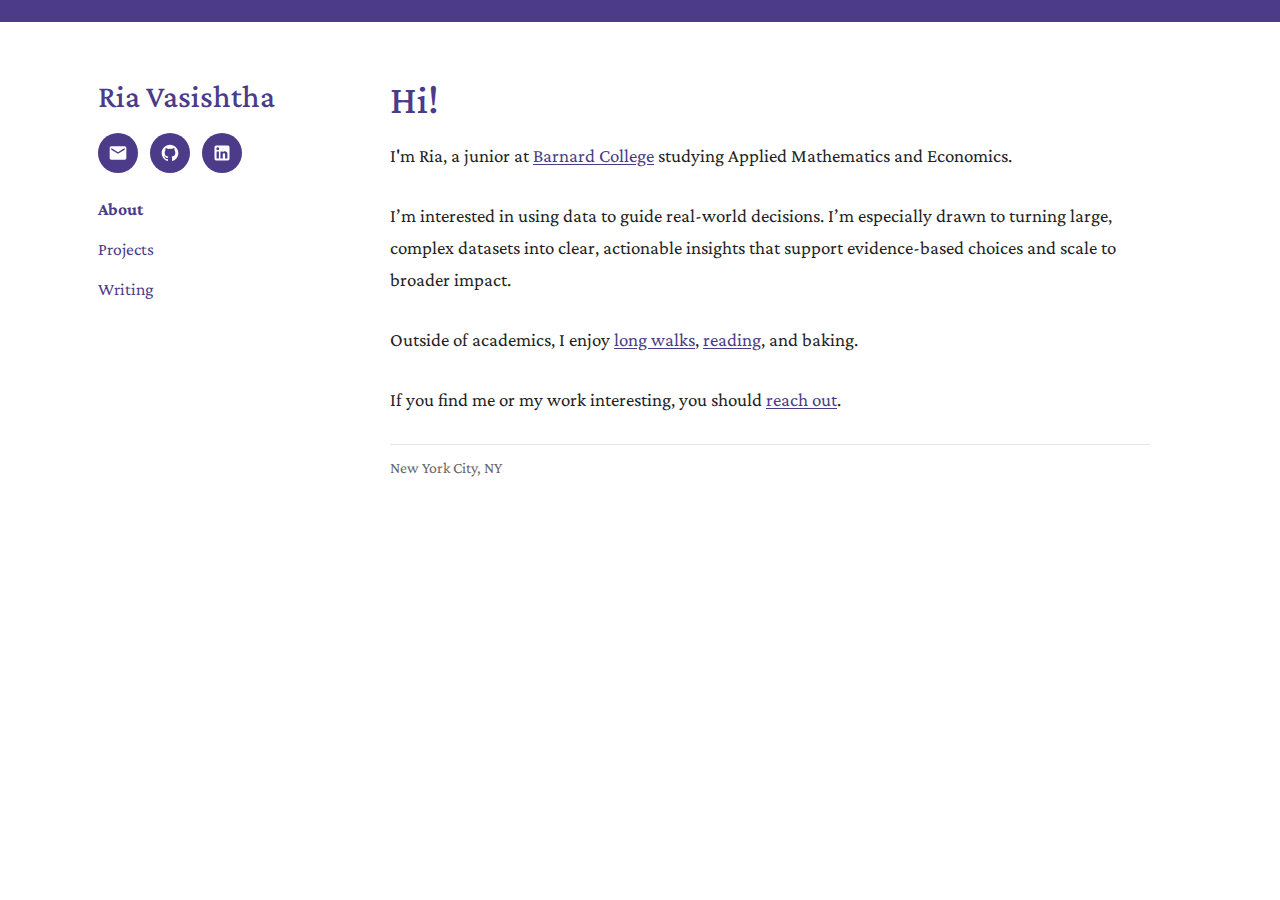
<file: index.html>
<!DOCTYPE html>
<html lang="en">
<head>
    <meta charset="UTF-8">
    <meta name="viewport" content="width=device-width, initial-scale=1.0">
    <title>Ria Vasishtha — About</title>
    <link rel="stylesheet" href="style.css">
</head>
<body>
    <div class="container">
        <aside class="sidebar">
            <h1 class="name">Ria Vasishtha</h1>

            <div class="links">
                <a href="mailto:rv2529@barnard.edu" class="icon-link">
                    <svg xmlns="http://www.w3.org/2000/svg" viewBox="0 0 24 24">
                        <path d="M20 4H4c-1.1 0-2 .9-2 2v12c0 1.1.9 2 2 2h16c1.1 0 2-.9 2-2V6c0-1.1-.9-2-2-2zm0 4l-8 5-8-5V6l8 5 8-5v2z"/>
                    </svg>
                </a>
                <a href="https://github.com/riavasishtha" class="icon-link">
                    <svg xmlns="http://www.w3.org/2000/svg" viewBox="0 0 24 24">
                        <path d="M12 2C6.477 2 2 6.477 2 12c0 4.42 2.865 8.17 6.839 9.49.5.092.682-.217.682-.482 0-.237-.008-.866-.013-1.7-2.782.603-3.369-1.34-3.369-1.34-.454-1.156-1.11-1.463-1.11-1.463-.908-.62.069-.608.069-.608 1.003.07 1.531 1.03 1.531 1.03.892 1.529 2.341 1.087 2.91.831.092-.646.35-1.086.636-1.336-2.22-.253-4.555-1.11-4.555-4.943 0-1.091.39-1.984 1.029-2.683-.103-.253-.446-1.27.098-2.647 0 0 .84-.269 2.75 1.025A9.578 9.578 0 0112 6.836c.85.004 1.705.114 2.504.336 1.909-1.294 2.747-1.025 2.747-1.025.546 1.377.203 2.394.1 2.647.64.699 1.028 1.592 1.028 2.683 0 3.842-2.339 4.687-4.566 4.935.359.309.678.919.678 1.852 0 1.336-.012 2.415-.012 2.743 0 .267.18.578.688.48C19.138 20.167 22 16.418 22 12c0-5.523-4.477-10-10-10z"/>
                    </svg>
                </a>
                <a href="https://www.linkedin.com/in/ria-vasishtha" class="icon-link">
                    <svg xmlns="http://www.w3.org/2000/svg" viewBox="0 0 24 24">
                        <path d="M19 3a2 2 0 0 1 2 2v14a2 2 0 0 1-2 2H5a2 2 0 0 1-2-2V5a2 2 0 0 1 2-2h14m-.5 15.5v-5.3a3.26 3.26 0 0 0-3.26-3.26c-.85 0-1.84.52-2.32 1.3v-1.11h-2.79v8.37h2.79v-4.93c0-.77.62-1.4 1.39-1.4a1.4 1.4 0 0 1 1.4 1.4v4.93h2.79M6.88 8.56a1.68 1.68 0 0 0 1.68-1.68c0-.93-.75-1.69-1.68-1.69a1.69 1.69 0 0 0-1.69 1.69c0 .93.76 1.68 1.69 1.68m1.39 9.94v-8.37H5.5v8.37h2.77z"/>
                    </svg>
                </a>
            </div>

            <nav class="nav-links">
    <a class="current" href="index.html">About</a>
    <a href="projects.html">Projects</a>
    <a href="writing-portfolio.html">Writing</a>
</nav>


        </aside>

        <main class="content">
            <h2 class="section-title">Hi!</h2>
            <p class="about-blurb">
I'm Ria, a junior at <a href="https://barnard.edu/" class="highlight">Barnard College</a> studying Applied Mathematics and Economics.
<p class="about-blurb">
    I’m interested in using data to guide real-world decisions. I’m especially drawn to turning large, complex datasets into clear, actionable insights that support evidence-based choices and scale to broader impact.
</p>

<p class="about-blurb">
    Outside of academics, I enjoy  
    <a href="https://www.strava.com/athletes/160363954?utm_source=ios_share&utm_medium=social&share_sig=5507B1F61764902572&_branch_match_id=1525157412405587431&_branch_referrer=H4sIAAAAAAAAA8soKSkottLXLy4pSixL1EssKNDLyczL1i8rcTFyz%2FOwCIhMsq8rSk1LLSrKzEuPTyrKLy9OLbJ1zijKz00FAH8j1p09AAAA" 
        target="_blank" class="highlight">long walks</a>, 
 <a class="highlight reading-tooltip"
       data-current="Currently reading: The Woman Reader (Belinda Jack)">reading</a>, 
    and baking.
</p>

            <p class="about-blurb">
                If you find me or my work interesting, you should <a href="mailto:rv2529@barnard.edu" class="highlight">reach out</a>.
            </p>
            
            <div class="footer-info">
                <span>New York City, NY</span>
            </div>
        </main>

        
    </div>

    
</body>
</html>
</file>
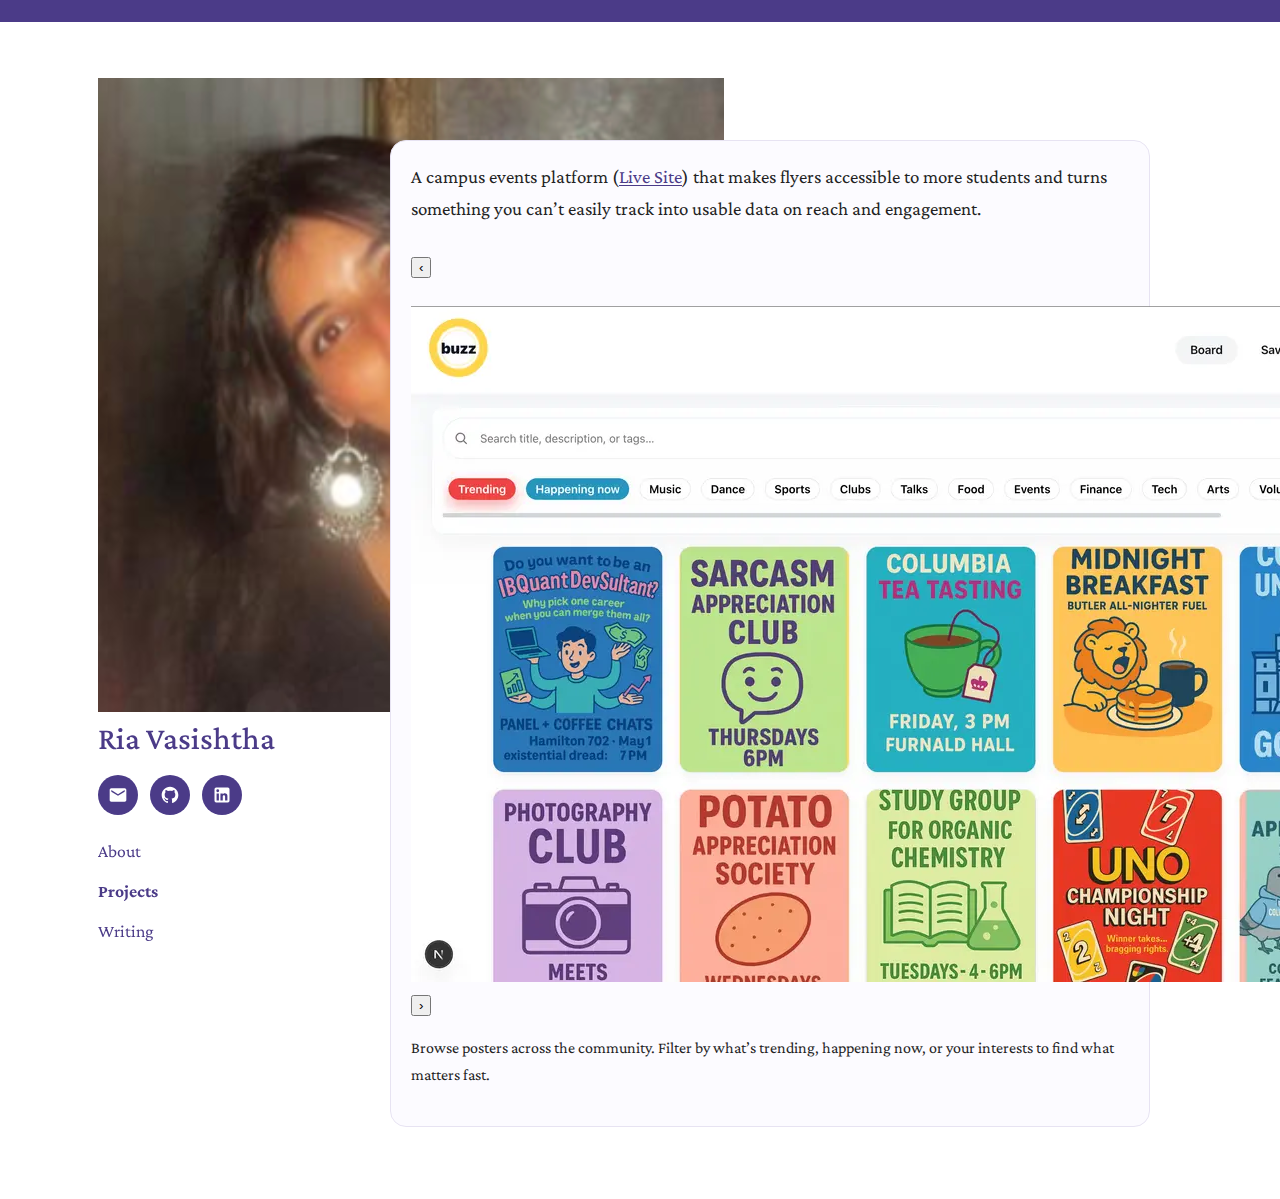
<file: project-buzz.html>
<!DOCTYPE html>
<html lang="en">
<head>
    <meta charset="UTF-8">
    <meta name="viewport" content="width=device-width, initial-scale=1.0">
    <title>Ria Vasishtha — buzz @ Columbia</title>
    <link rel="stylesheet" href="style.css">
</head>

<body>
    <div class="container">

        <!-- sidebar -->
        <aside class="sidebar">
            <img src="headshot.png" class="profile-img" alt="Profile photo">
            <h1 class="name">Ria Vasishtha</h1>

            <div class="links">
                <a href="mailto:rv2529@barnard.edu" class="icon-link">
                    <svg xmlns="http://www.w3.org/2000/svg" viewBox="0 0 24 24">
                        <path d="M20 4H4c-1.1 0-2 .9-2 2v12c0 1.1.9 2 2 2h16c1.1 0 2-.9 2-2V6c0-1.1-.9-2-2-2zm0 4l-8 5-8-5V6l8 5 8-5v2z"/>
                    </svg>
                </a>
                <a href="https://github.com/riavasishtha" class="icon-link">
                    <svg xmlns="http://www.w3.org/2000/svg" viewBox="0 0 24 24">
                        <path d="M12 2C6.477 2 2 6.477 2 12c0 4.42 2.865 8.17 6.839 9.49.5.092.682-.217.682-.482 0-.237-.008-.866-.013-1.7-2.782.603-3.369-1.34-3.369-1.34-.454-1.156-1.11-1.463-1.11-1.463-.908-.62.069-.608.069-.608 1.003.07 1.531 1.03 1.531 1.03.892 1.529 2.341 1.087 2.91.831.092-.646.35-1.086.636-1.336-2.22-.253-4.555-1.11-4.555-4.943 0-1.091.39-1.984 1.029-2.683-.103-.253-.446-1.27.098-2.647 0 0 .84-.269 2.75 1.025A9.578 9.578 0 0112 6.836c.85.004 1.705.114 2.504.336 1.909-1.294 2.747-1.025 2.747-1.025.546 1.377.203 2.394.1 2.647.64.699 1.028 1.592 1.028 2.683 0 3.842-2.339 4.687-4.566 4.935.359.309.678.919.678 1.852 0 1.336-.012 2.415-.012 2.743 0 .267.18.578.688.48C19.138 20.167 22 16.418 22 12c0-5.523-4.477-10-10-10z"/>
                    </svg>
                </a>
                <a href="https://www.linkedin.com/in/ria-vasishtha" class="icon-link">
                    <svg xmlns="http://www.w3.org/2000/svg" viewBox="0 0 24 24">
                        <path d="M19 3a2 2 0 0 1 2 2v14a2 2 0 0 1-2 2H5a2 2 0 0 1-2-2V5a2 2 0 0 1 2-2h14m-.5 15.5v-5.3a3.26 3.26 0 0 0-3.26-3.26c-.85 0-1.84.52-2.32 1.3v-1.11h-2.79v8.37h2.79v-4.93c0-.77.62-1.4 1.39-1.4a1.4 1.4 0 0 1 1.4 1.4v4.93h2.79M6.88 8.56a1.68 1.68 0 0 0 1.68-1.68c0-.93-.75-1.69-1.68-1.69a1.69 1.69 0 0 0-1.69 1.69c0 .93.76 1.68 1.69 1.68m1.39 9.94v-8.37H5.5v8.37h2.77z"/>
                    </svg>
                </a>
            </div>

            <nav class="nav-links">
    <a href="index.html">About</a>
    <a class="current" href="projects.html">Projects</a>
    <a href="writing-portfolio.html">Writing</a>
</nav>

        </aside>

              <!-- MAIN CONTENT -->
        <main class="content">
            <h2 class="section-title">buzz @ columbia</h2>

            <section class="project-detail">
                <div class="project-text">
                    <p class="about-blurb">
                        A campus events platform (<a href="https://buzz-on-campus.vercel.app"
           target="_blank" rel="noopener noreferrer" class="highlight">Live Site</a>) that makes flyers accessible to more students and turns something you can’t easily track into usable data on reach and engagement. 
                    </p>

                    <!-- <div class="project-links">
                        <a href="https://buzz-on-campus.vercel.app"
                           target="_blank"
                           class="button-link">
                            Live site
                        </a>
                    </div> -->
                </div>


                <!-- CAROUSEL -->
<div class="project-media">
  <div class="buzz-carousel">
    <button class="buzz-btn buzz-prev">&#8249;</button>

    <img
      id="buzz-slide"
      src="images/buzz1.png"
      alt="Buzz screenshot"
    >

    <button class="buzz-btn buzz-next">&#8250;</button>
  </div>

  <!-- caption goes under the carousel -->
  <p id="buzz-caption" class="buzz-caption"></p>
</div>

            </section>
        </main>
    </div>

    <!-- ✅ ONLY script reference (nothing in head) -->
    <script src="script.js"></script>
</body>
</html>
</file>
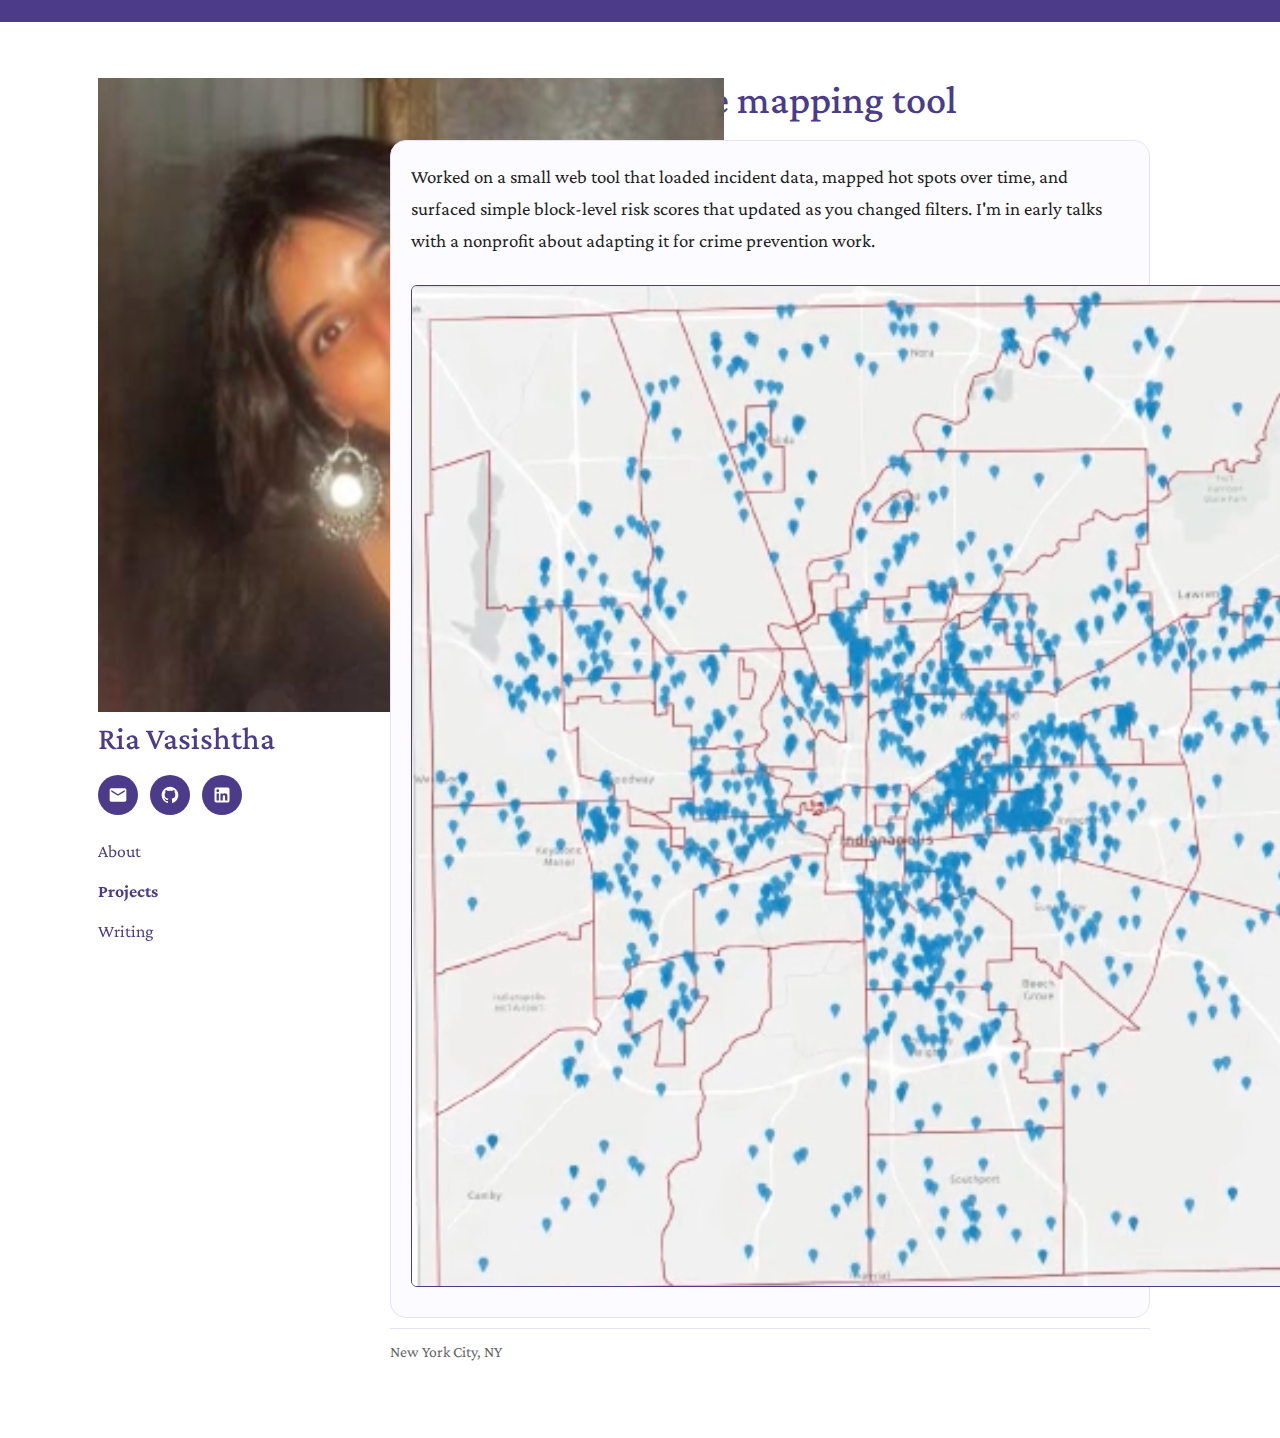
<file: project-policing.html>
<!DOCTYPE html>
<html lang="en">
<head>
    <meta charset="UTF-8">
    <meta name="viewport" content="width=device-width, initial-scale=1.0">
    <title>Ria Vasishtha — Crime mapping tool</title>
    <link rel="stylesheet" href="style.css">
</head>
<body>
    <div class="container">

        <!-- SIDEBAR (same as other pages) -->
        <aside class="sidebar">
            <img src="headshot.png" class="profile-img" alt="Profile photo">
            <h1 class="name">Ria Vasishtha</h1>

            <div class="links">
                <a href="mailto:rv2529@barnard.edu" class="icon-link">
                    <svg xmlns="http://www.w3.org/2000/svg" viewBox="0 0 24 24">
                        <path d="M20 4H4c-1.1 0-2 .9-2 2v12c0 1.1.9 2 2 2h16c1.1 0 2-.9 2-2V6c0-1.1-.9-2-2-2zm0 4l-8 5-8-5V6l8 5 8-5v2z"/>
                    </svg>
                </a>
                <a href="https://github.com/riavasishtha" class="icon-link">
                    <svg xmlns="http://www.w3.org/2000/svg" viewBox="0 0 24 24">
                        <path d="M12 2C6.477 2 2 6.477 2 12c0 4.42 2.865 8.17 6.839 9.49.5.092.682-.217.682-.482 0-.237-.008-.866-.013-1.7-2.782.603-3.369-1.34-3.369-1.34-.454-1.156-1.11-1.463-1.11-1.463-.908-.62.069-.608.069-.608 1.003.07 1.531 1.03 1.531 1.03.892 1.529 2.341 1.087 2.91.831.092-.646.35-1.086.636-1.336-2.22-.253-4.555-1.11-4.555-4.943 0-1.091.39-1.984 1.029-2.683-.103-.253-.446-1.27.098-2.647 0 0 .84-.269 2.75 1.025A9.578 9.578 0 0112 6.836c.85.004 1.705.114 2.504.336 1.909-1.294 2.747-1.025 2.747-1.025.546 1.377.203 2.394.1 2.647.64.699 1.028 1.592 1.028 2.683 0 3.842-2.339 4.687-4.566 4.935.359.309.678.919.678 1.852 0 1.336-.012 2.415-.012 2.743 0 .267.18.578.688.48C19.138 20.167 22 16.418 22 12c0-5.523-4.477-10-10-10z"/>
                    </svg>
                </a>
                <a href="https://www.linkedin.com/in/ria-vasishtha" class="icon-link">
                    <svg xmlns="http://www.w3.org/2000/svg" viewBox="0 0 24 24">
                        <path d="M19 3a2 2 0 0 1 2 2v14a2 2 0 0 1-2 2H5a2 2 0 0 1-2-2V5a2 2 0 0 1 2-2h14m-.5 15.5v-5.3a3.26 3.26 0 0 0-3.26-3.26c-.85 0-1.84.52-2.32 1.3v-1.11h-2.79v8.37h2.79v-4.93c0-.77.62-1.4 1.39-1.4a1.4 1.4 0 0 1 1.4 1.4v4.93h2.79M6.88 8.56a1.68 1.68 0 0 0 1.68-1.68c0-.93-.75-1.69-1.68-1.69a1.69 1.69 0 0 0-1.69 1.69c0 .93.76 1.68 1.69 1.68m1.39 9.94v-8.37H5.5v8.37h2.77z"/>
                    </svg>
                </a>
            </div>

            <nav class="nav-links">
                <a href="index.html">About</a>
                <a class="current" href="projects.html">Projects</a>
                <a href="writing-portfolio.html">Writing</a>
            </nav>
        </aside>

<main class="content">
    <h2 class="section-title">Neighborhood crime mapping tool</h2>

    <section class="project-detail">
        <div class="project-text">

            <p class="about-blurb">
                Worked on a small web tool that loaded incident data, mapped hot spots over time, and surfaced simple block-level risk scores that updated as you changed filters. I'm in early talks with a nonprofit about adapting it for crime prevention work.
            </p>
        </div>

        <div class="project-media">
            <img src="images/arcgis2.png"
                 alt="Code for a browser-based crime mapping tool"
                 class="story-list-image"
                 style="border: 1.5px solid #4B3B88; border-radius: 6px;">
        </div>
    </section>

    <div class="footer-info">
        <span>New York City, NY</span>
    </div>
</main>

</body>
</html>
</file>
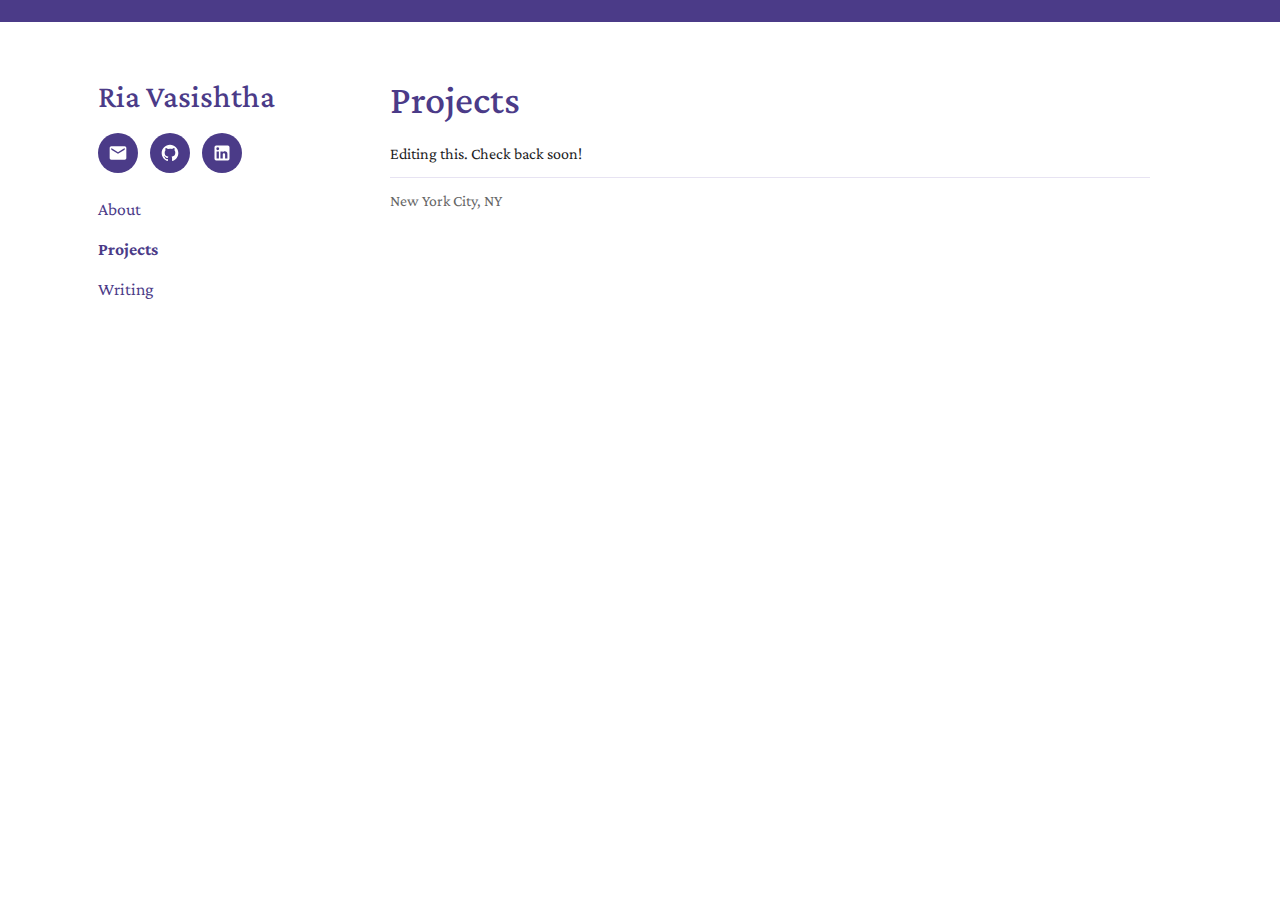
<file: projects.html>
<!DOCTYPE html>
<html lang="en">
<head>
  <meta charset="UTF-8" />
  <meta name="viewport" content="width=device-width, initial-scale=1.0" />
  <title>Projects</title>
  <link rel="stylesheet" href="style.css" />
</head>
<body>
  <div class="container">
    <aside class="sidebar no-photo">
      <h1 class="name">Ria Vasishtha</h1>

      <div class="links">
        <a href="mailto:rv2529@barnard.edu" class="icon-link" aria-label="Email">
          <svg xmlns="http://www.w3.org/2000/svg" viewBox="0 0 24 24">
            <path d="M20 4H4c-1.1 0-2 .9-2 2v12c0 1.1.9 2 2 2h16c1.1 0 2-.9 2-2V6c0-1.1-.9-2-2-2zm0 4l-8 5-8-5V6l8 5 8-5v2z"/>
          </svg>
        </a>

        <a href="https://github.com/riavasishtha" class="icon-link" aria-label="GitHub">
          <svg xmlns="http://www.w3.org/2000/svg" viewBox="0 0 24 24">
            <path d="M12 2C6.477 2 2 6.477 2 12c0 4.42 2.865 8.17 6.839 9.49.5.092.682-.217.682-.482 0-.237-.008-.866-.013-1.7-2.782.603-3.369-1.34-3.369-1.34-.454-1.156-1.11-1.463-1.11-1.463-.908-.62.069-.608.069-.608 1.003.07 1.531 1.03 1.531 1.03.892 1.529 2.341 1.087 2.91.831.092-.646.35-1.086.636-1.336-2.22-.253-4.555-1.11-4.555-4.943 0-1.091.39-1.984 1.029-2.683-.103-.253-.446-1.27.098-2.647 0 0 .84-.269 2.75 1.025A9.578 9.578 0 0112 6.836c.85.004 1.705.114 2.504.336 1.909-1.294 2.747-1.025 2.747-1.025.546 1.377.203 2.394.1 2.647.64.699 1.028 1.592 1.028 2.683 0 3.842-2.339 4.687-4.566 4.935.359.309.678.919.678 1.852 0 1.336-.012 2.415-.012 2.743 0 .267.18.578.688.48C19.138 20.167 22 16.418 22 12c0-5.523-4.477-10-10-10z"/>
          </svg>
        </a>

        <a href="https://www.linkedin.com/in/ria-vasishtha" class="icon-link" aria-label="LinkedIn">
          <svg xmlns="http://www.w3.org/2000/svg" viewBox="0 0 24 24">
            <path d="M19 3a2 2 0 0 1 2 2v14a2 2 0 0 1-2 2H5a2 2 0 0 1-2-2V5a2 2 0 0 1 2-2h14m-.5 15.5v-5.3a3.26 3.26 0 0 0-3.26-3.26c-.85 0-1.84.52-2.32 1.3v-1.11h-2.79v8.37h2.79v-4.93c0-.77.62-1.4 1.39-1.4a1.4 1.4 0 0 1 1.4 1.4v4.93h2.79M6.88 8.56a1.68 1.68 0 0 0 1.68-1.68c0-.93-.75-1.69-1.68-1.69a1.69 1.69 0 0 0-1.69 1.69c0 .93.76 1.68 1.69 1.68m1.39 9.94v-8.37H5.5v8.37h2.77z"/>
          </svg>
        </a>
      </div>

      <nav class="nav-links">
        <a href="index.html">About</a>
        <a class="current" href="projects.html">Projects</a>
        <a href="writing-portfolio.html">Writing</a>
      </nav>
    </aside>

    <main class="content">
      <h2 class="section-title">Projects</h2>
Editing this. Check back soon!

      <div class="footer-info">
        <span>New York City, NY</span>
      </div>
    </main>
  </div>

  <script>
    const projectCards = document.querySelectorAll('.project-card');
    const projectPanel = document.getElementById('project-panel');
    const projectLabel = projectPanel.querySelector('.project-detail-label');
    const projectTitle = projectPanel.querySelector('.project-detail-title');
    const projectType = projectPanel.querySelector('.project-detail-type');
    const projectMeta = projectPanel.querySelector('.project-detail-meta');
    const projectDescription = projectPanel.querySelector('.project-detail-description');
    const projectLink = projectPanel.querySelector('.project-detail-link');

    function updateProject(card) {
      projectCards.forEach(item => {
        item.classList.remove('active');
        item.setAttribute('aria-selected', 'false');
      });

      card.classList.add('active');
      card.setAttribute('aria-selected', 'true');

      projectLabel.textContent = '';
      projectTitle.textContent = card.dataset.title || '';
      projectType.textContent = card.dataset.type || '';
      projectMeta.textContent = card.dataset.meta || '';
      projectDescription.textContent = card.dataset.description || '';

      const href = card.dataset.link || '#';
      const label = card.dataset.linkLabel || '';

      projectLink.textContent = label;

      if (!href || href === '#') {
        projectLink.setAttribute('href', '#');
        projectLink.setAttribute('aria-disabled', 'true');
        projectLink.classList.add('project-detail-link-disabled');
      } else {
        projectLink.setAttribute('href', href);
        projectLink.removeAttribute('aria-disabled');
        projectLink.classList.remove('project-detail-link-disabled');
      }
    }

    projectCards.forEach(card => {
      card.addEventListener('click', () => updateProject(card));

      card.addEventListener('keydown', event => {
        const cards = Array.from(projectCards);
        const currentIndex = cards.indexOf(card);

        if (event.key === 'ArrowRight' || event.key === 'ArrowDown') {
          event.preventDefault();
          const next = cards[(currentIndex + 1) % cards.length];
          next.focus();
          updateProject(next);
        }

        if (event.key === 'ArrowLeft' || event.key === 'ArrowUp') {
          event.preventDefault();
          const prev = cards[(currentIndex - 1 + cards.length) % cards.length];
          prev.focus();
          updateProject(prev);
        }
      });
    });
  </script>
</body>
</html>
</file>
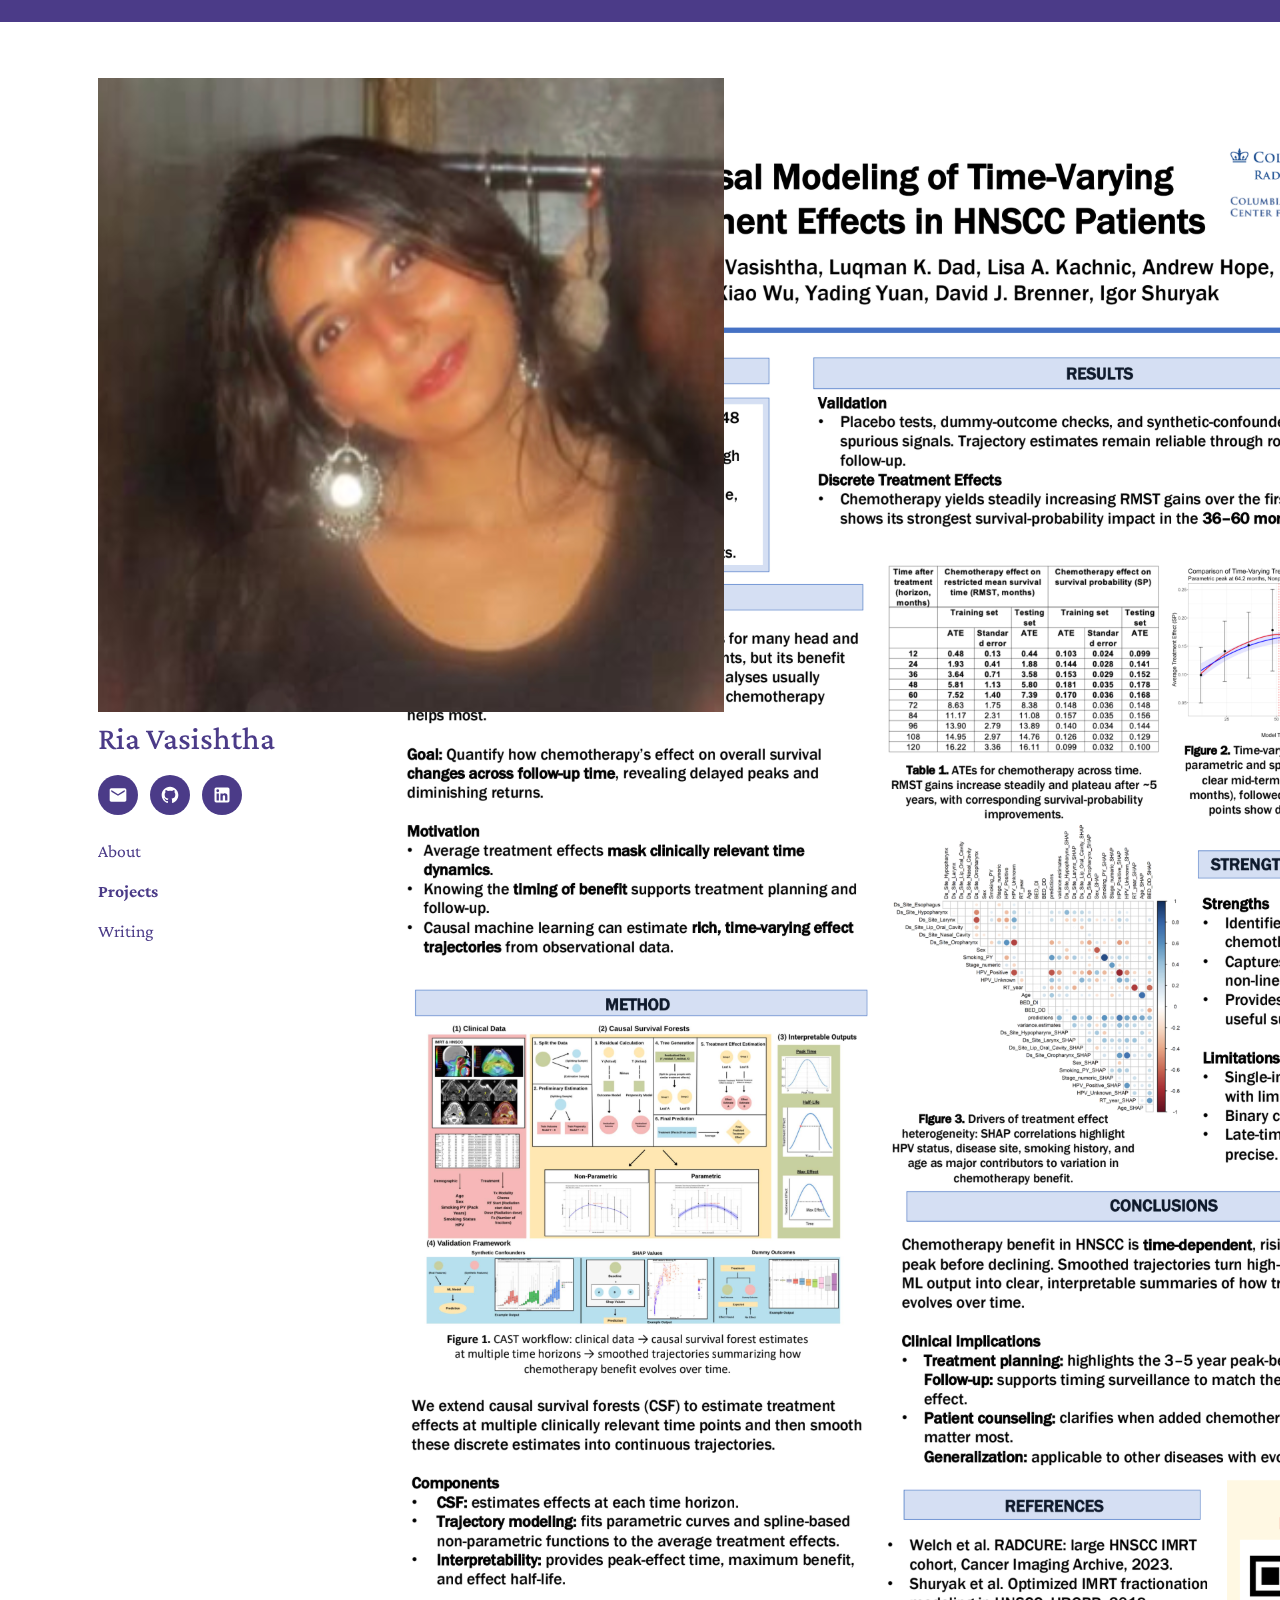
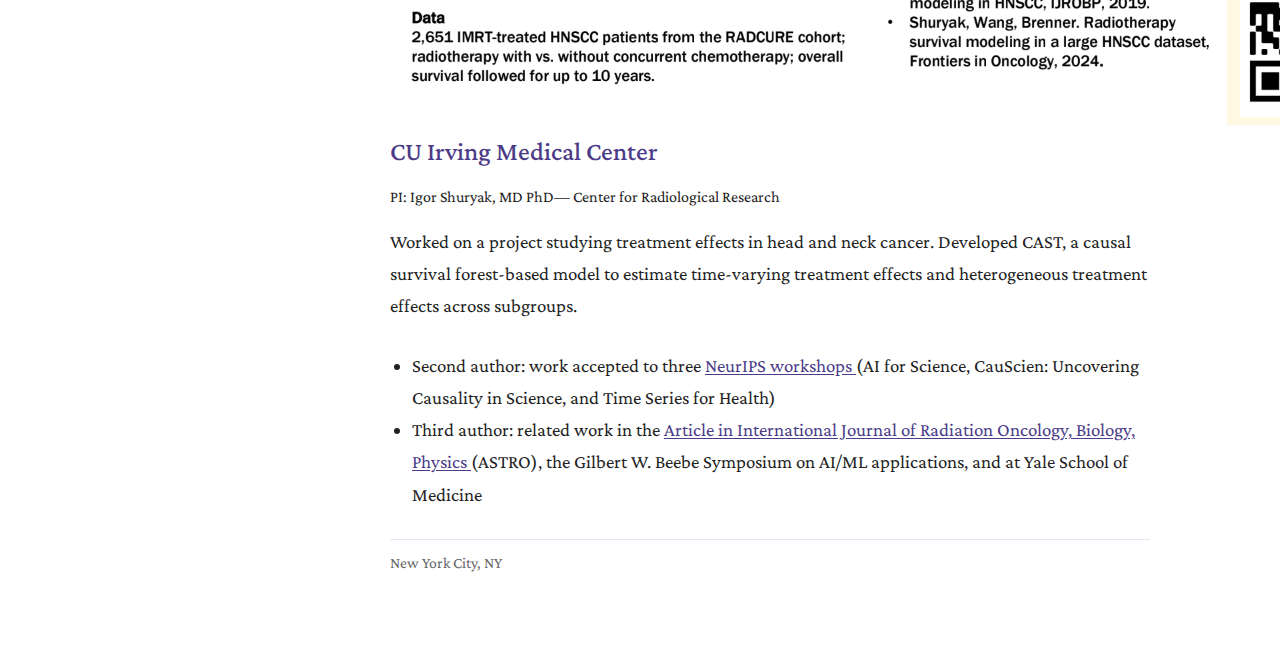
<file: research.html>
<!DOCTYPE html>
<html lang="en">
<head>
    <meta charset="UTF-8">
    <meta name="viewport" content="width=device-width, initial-scale=1.0">
    <title>Ria Vasishtha — CUIMC research</title>
    <link rel="stylesheet" href="style.css">
</head>
<body>
    <div class="container">

        <!-- SIDEBAR (same as other pages) -->
        <aside class="sidebar">
            <img src="headshot.png" class="profile-img" alt="Profile photo">
            <h1 class="name">Ria Vasishtha</h1>

            <div class="links">
                <a href="mailto:rv2529@barnard.edu" class="icon-link">
                    <svg xmlns="http://www.w3.org/2000/svg" viewBox="0 0 24 24">
                        <path d="M20 4H4c-1.1 0-2 .9-2 2v12c0 1.1.9 2 2 2h16c1.1 0 2-.9 2-2V6c0-1.1-.9-2-2-2zm0 4l-8 5-8-5V6l8 5 8-5v2z"/>
                    </svg>
                </a>
                <a href="https://github.com/riavasishtha" class="icon-link">
                    <svg xmlns="http://www.w3.org/2000/svg" viewBox="0 0 24 24">
                        <path d="M12 2C6.477 2 2 6.477 2 12c0 4.42 2.865 8.17 6.839 9.49.5.092.682-.217.682-.482 0-.237-.008-.866-.013-1.7-2.782.603-3.369-1.34-3.369-1.34-.454-1.156-1.11-1.463-1.11-1.463-.908-.62.069-.608.069-.608 1.003.07 1.531 1.03 1.531 1.03.892 1.529 2.341 1.087 2.91.831.092-.646.35-1.086.636-1.336-2.22-.253-4.555-1.11-4.555-4.943 0-1.091.39-1.984 1.029-2.683-.103-.253-.446-1.27.098-2.647 0 0 .84-.269 2.75 1.025A9.578 9.578 0 0112 6.836c.85.004 1.705.114 2.504.336 1.909-1.294 2.747-1.025 2.747-1.025.546 1.377.203 2.394.1 2.647.64.699 1.028 1.592 1.028 2.683 0 3.842-2.339 4.687-4.566 4.935.359.309.678.919.678 1.852 0 1.336-.012 2.415-.012 2.743 0 .267.18.578.688.48C19.138 20.167 22 16.418 22 12c0-5.523-4.477-10-10-10z"/>
                    </svg>
                </a>
                <a href="https://www.linkedin.com/in/ria-vasishtha" class="icon-link">
                    <svg xmlns="http://www.w3.org/2000/svg" viewBox="0 0 24 24">
                        <path d="M19 3a2 2 0 0 1 2 2v14a2 2 0 0 1-2 2H5a2 2 0 0 1-2-2V5a2 2 0 0 1 2-2h14m-.5 15.5v-5.3a3.26 3.26 0 0 0-3.26-3.26c-.85 0-1.84.52-2.32 1.3v-1.11h-2.79v8.37h2.79v-4.93c0-.77.62-1.4 1.39-1.4a1.4 1.4 0 0 1 1.4 1.4v4.93h2.79M6.88 8.56a1.68 1.68 0 0 0 1.68-1.68c0-.93-.75-1.69-1.68-1.69a1.69 1.69 0 0 0-1.69 1.69c0 .93.76 1.68 1.69 1.68m1.39 9.94v-8.37H5.5v8.37h2.77z"/>
                    </svg>
                </a>
            </div>

            <nav class="nav-links">
                <a href="index.html">About</a>
                <a class="current" href="projects.html">Projects</a>
                <a href="writing-portfolio.html">Writing</a>
            </nav>
        </aside>

<main class="content">
    <h2 class="section-title">CUIMC research</h2>

    <!-- floated image that text wraps around -->
    <img src="images/cuimc-poster.png"
         alt="Research setting at Columbia University Irving Medical Center"
         class="research-photo">

    <h3 class="section-title" style="font-size: 26px; margin-bottom: 6px;">
        CU Irving Medical Center
    </h3>
    <p class="project-tagline">
        PI: Igor Shuryak, MD PhD— Center for Radiological Research
    </p>

    <p class="about-blurb">
        Worked on a project studying treatment effects in head and neck cancer. Developed CAST, a causal survival forest-based model to estimate time-varying treatment effects and heterogeneous treatment effects across subgroups.
    </p>

    <ul class="about-blurb" style="list-style-type: disc; padding-left: 22px; margin-top: 6px;">
        <li>Second author: work accepted to three <a href="https://openreview.net/forum?id=ifYGBjxzWv"
           target="_blank" rel="noopener noreferrer" class="highlight">
            NeurIPS workshops 
        </a> (AI for Science, CauScien: Uncovering Causality in Science, and Time Series for Health)</li>
        <li>Third author: related work in the         <a href="https://www.sciencedirect.com/science/article/pii/S0360301625029700"
           target="_blank" rel="noopener noreferrer" class="highlight">
            Article in International Journal of Radiation Oncology, Biology, Physics
        </a> (ASTRO), the Gilbert W. Beebe Symposium on AI/ML applications, and at Yale School of Medicine</li>
    </ul>

    <div class="footer-info">
        <span>New York City, NY</span>
    </div>
</main>

</body>
</html>
</file>
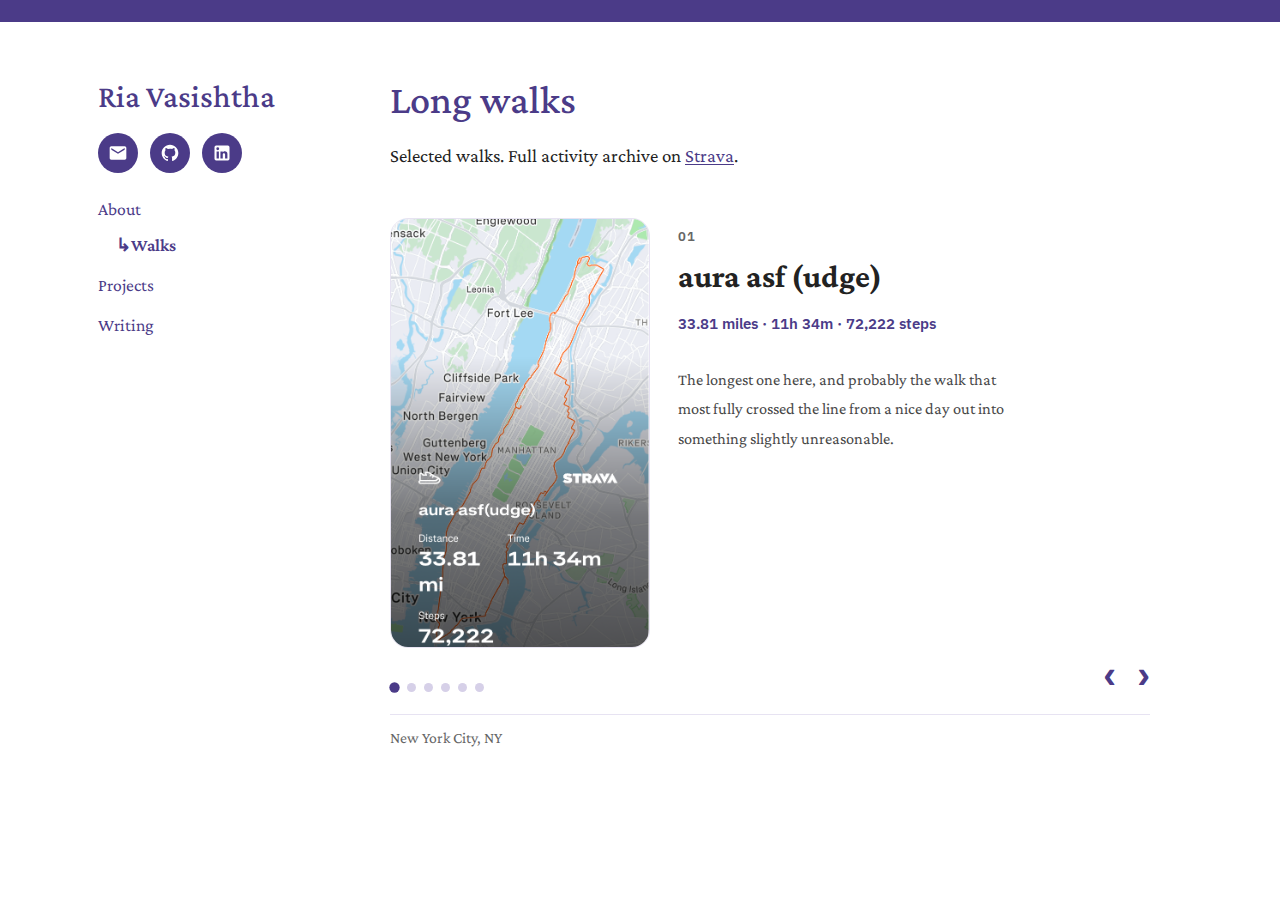
<file: walks.html>
<!DOCTYPE html>
<html lang="en">
<head>
  <meta charset="UTF-8" />
  <meta name="viewport" content="width=device-width, initial-scale=1.0" />
  <title>Ria Vasishtha — Long Walks</title>
  <link rel="stylesheet" href="style.css" />
</head>
<body>
  <div class="container">
    <aside class="sidebar no-photo">
      <h1 class="name">Ria Vasishtha</h1>

      <div class="links">
        <a href="mailto:rv2529@barnard.edu" class="icon-link" aria-label="Email">
          <svg xmlns="http://www.w3.org/2000/svg" viewBox="0 0 24 24">
            <path d="M20 4H4c-1.1 0-2 .9-2 2v12c0 1.1.9 2 2 2h16c1.1 0 2-.9 2-2V6c0-1.1-.9-2-2-2zm0 4l-8 5-8-5V6l8 5 8-5v2z"/>
          </svg>
        </a>
        <a href="https://github.com/riavasishtha" class="icon-link" aria-label="GitHub">
          <svg xmlns="http://www.w3.org/2000/svg" viewBox="0 0 24 24">
            <path d="M12 2C6.477 2 2 6.477 2 12c0 4.42 2.865 8.17 6.839 9.49.5.092.682-.217.682-.482 0-.237-.008-.866-.013-1.7-2.782.603-3.369-1.34-3.369-1.34-.454-1.156-1.11-1.463-1.11-1.463-.908-.62.069-.608.069-.608 1.003.07 1.531 1.03 1.531 1.03.892 1.529 2.341 1.087 2.91.831.092-.646.35-1.086.636-1.336-2.22-.253-4.555-1.11-4.555-4.943 0-1.091.39-1.984 1.029-2.683-.103-.253-.446-1.27.098-2.647 0 0 .84-.269 2.75 1.025A9.578 9.578 0 0112 6.836c.85.004 1.705.114 2.504.336 1.909-1.294 2.747-1.025 2.747-1.025.546 1.377.203 2.394.1 2.647.64.699 1.028 1.592 1.028 2.683 0 3.842-2.339 4.687-4.566 4.935.359.309.678.919.678 1.852 0 1.336-.012 2.415-.012 2.743 0 .267.18.578.688.48C19.138 20.167 22 16.418 22 12c0-5.523-4.477-10-10-10z"/>
          </svg>
        </a>
        <a href="https://www.linkedin.com/in/ria-vasishtha" class="icon-link" aria-label="LinkedIn">
          <svg xmlns="http://www.w3.org/2000/svg" viewBox="0 0 24 24">
            <path d="M19 3a2 2 0 0 1 2 2v14a2 2 0 0 1-2 2H5a2 2 0 0 1-2-2V5a2 2 0 0 1 2-2h14m-.5 15.5v-5.3a3.26 3.26 0 0 0-3.26-3.26c-.85 0-1.84.52-2.32 1.3v-1.11h-2.79v8.37h2.79v-4.93c0-.77.62-1.4 1.39-1.4a1.4 1.4 0 0 1 1.4 1.4v4.93h2.79M6.88 8.56a1.68 1.68 0 0 0 1.68-1.68c0-.93-.75-1.69-1.68-1.69a1.69 1.69 0 0 0-1.69 1.69c0 .93.76 1.68 1.69 1.68m1.39 9.94v-8.37H5.5v8.37h2.77z"/>
          </svg>
        </a>
      </div>

<nav class="nav-links">
  <div class="nav-group">
    <a href="index.html">About</a>
<a class="sub-link current" href="long-walks.html">↳Walks</a>  </div>

  <a href="projects.html">Projects</a>
  <a href="writing-portfolio.html">Writing</a>
</nav>
        </aside>
 
    <main class="content">
  <h2 class="section-title">Long walks</h2>

  <p class="intro-blurb">
        Selected walks. Full activity archive on
        <a href="https://www.strava.com/athletes/160363954?utm_source=ios_share&utm_medium=social&share_sig=5507B1F61764902572&_branch_match_id=1525157412405587431&_branch_referrer=H4sIAAAAAAAAA8soKSkottLXLy4pSixL1EssKNDLyczL1i8rcTFyz%2FOwCIhMsq8rSk1LLSrKzEuPTyrKLy9OLbJ1zijKz00FAH8j1p09AAAA" target="_blank" rel="noopener noreferrer" class="highlight">Strava</a>.
  </p>

<section class="walk-slider-section">
  <div class="walk-slider-shell">
    <div class="walk-slider-viewport">
      <article class="walk-slide active">
        <div class="walk-slide-image-wrap">
          <img src="images/33.81.PNG" alt="Strava screenshot of a 33.81 mile walk through Manhattan" class="walk-slide-image">
        </div>
        <div class="walk-slide-text">
          <p class="walk-rank">01</p>
          <h3 class="walk-slide-title">aura asf (udge)</h3>
          <p class="walk-slide-meta">33.81 miles · 11h 34m · 72,222 steps</p>
          <p class="walk-slide-note">
            The longest one here, and probably the walk that most fully crossed the line from a nice day out into something slightly unreasonable.
          </p>
        </div>
      </article>

      <article class="walk-slide">
        <div class="walk-slide-image-wrap">
          <img src="images/28.86.PNG" alt="Strava screenshot of a 28.86 mile walk through Manhattan" class="walk-slide-image">
        </div>
        <div class="walk-slide-text">
          <p class="walk-rank">02</p>
          <h3 class="walk-slide-title">doing this in ballet flats should be illegal</h3>
          <p class="walk-slide-meta">28.86 miles · 9h 10m · 57,194 steps</p>
          <p class="walk-slide-note">
            Self-explanatory. A strong argument for better planning and worse decision-making.
          </p>
        </div>
      </article>

      <article class="walk-slide">
        <div class="walk-slide-image-wrap">
          <img src="images/26.7.PNG" alt="Strava screenshot of a 26.70 mile walk around Lexington" class="walk-slide-image">
        </div>
        <div class="walk-slide-text">
          <p class="walk-rank">03</p>
          <h3 class="walk-slide-title">26 bc it’s ’26, 0.7 bc i’m mentally 13</h3>
          <p class="walk-slide-meta">26.70 miles · 8h 43m · 58,604 steps</p>
          <p class="walk-slide-note">
            Equal parts birthday bit and endurance event.
          </p>
        </div>
      </article>

      <article class="walk-slide">
        <div class="walk-slide-image-wrap">
          <img src="images/20.0.PNG" alt="Strava screenshot of a 20 mile walk near Lexington and Bedford" class="walk-slide-image">
        </div>
        <div class="walk-slide-text">
          <p class="walk-rank">04</p>
          <h3 class="walk-slide-title">stepping into my 20s (literally)</h3>
          <p class="walk-slide-meta">20.00 miles · 6h 38m · 44,052 steps</p>
          <p class="walk-slide-note">
            Cleaner in concept than in execution, but still one of my favorites.
          </p>
        </div>
      </article>

      <article class="walk-slide">
        <div class="walk-slide-image-wrap">
          <img src="images/15.52.PNG" alt="Strava screenshot of a 15.52 mile walk through downtown Manhattan" class="walk-slide-image">
        </div>
        <div class="walk-slide-text">
          <p class="walk-rank">05</p>
          <h3 class="walk-slide-title">where the func the function</h3>
          <p class="walk-slide-meta">15.52 miles · 4h 31m · 25,514 steps</p>
          <p class="walk-slide-note">
            Not the longest here, but one of the most visually chaotic routes.
          </p>
        </div>
      </article>

      <article class="walk-slide">
        <div class="walk-slide-image-wrap">
          <img src="images/13.PNG" class="walk-slide-image">
        </div>
        <div class="walk-slide-text">
          <p class="walk-rank">06</p>
          <h3 class="walk-slide-title">in NY we milly rock, in NJ we just ... walk?? </h3>
          <p class="walk-slide-meta">13.00 miles · 2h 20m · 20,708 steps</p>
          <p class="walk-slide-note">
Caption inspired by “Magnolia” by Playboi Carti, though this is pretty much the only lyric I know.         </p>
        </div>
      </article>
    </div>

    <div class="walk-dots" aria-label="Walk slider pagination">
      <button class="walk-dot active" type="button" aria-label="Go to walk 1"></button>
      <button class="walk-dot" type="button" aria-label="Go to walk 2"></button>
      <button class="walk-dot" type="button" aria-label="Go to walk 3"></button>
      <button class="walk-dot" type="button" aria-label="Go to walk 4"></button>
      <button class="walk-dot" type="button" aria-label="Go to walk 5"></button>
            <button class="walk-dot" type="button" aria-label="Go to walk 6"></button>

    </div>

    <button class="walk-nav walk-nav-prev" type="button" aria-label="Previous walk">&#8249;</button>
    <button class="walk-nav walk-nav-next" type="button" aria-label="Next walk">&#8250;</button>
  </div>
</section>

  <div class="footer-info">
    <span>New York City, NY</span>
  </div>
</main>

<script>
  const walkSlides = Array.from(document.querySelectorAll('.walk-slide'));
  const walkDots = Array.from(document.querySelectorAll('.walk-dot'));
  const prevWalkBtn = document.querySelector('.walk-nav-prev');
  const nextWalkBtn = document.querySelector('.walk-nav-next');

  let currentWalk = 0;

  function renderWalk(index) {
    walkSlides.forEach((slide, i) => {
      slide.classList.toggle('active', i === index);
    });

    walkDots.forEach((dot, i) => {
      dot.classList.toggle('active', i === index);
    });
  }

  prevWalkBtn.addEventListener('click', () => {
    currentWalk = (currentWalk - 1 + walkSlides.length) % walkSlides.length;
    renderWalk(currentWalk);
  });

  nextWalkBtn.addEventListener('click', () => {
    currentWalk = (currentWalk + 1) % walkSlides.length;
    renderWalk(currentWalk);
  });

  walkDots.forEach((dot, index) => {
    dot.addEventListener('click', () => {
      currentWalk = index;
      renderWalk(currentWalk);
    });
  });

  renderWalk(currentWalk);
</script>




    </div>
</body>
</html>
</file>
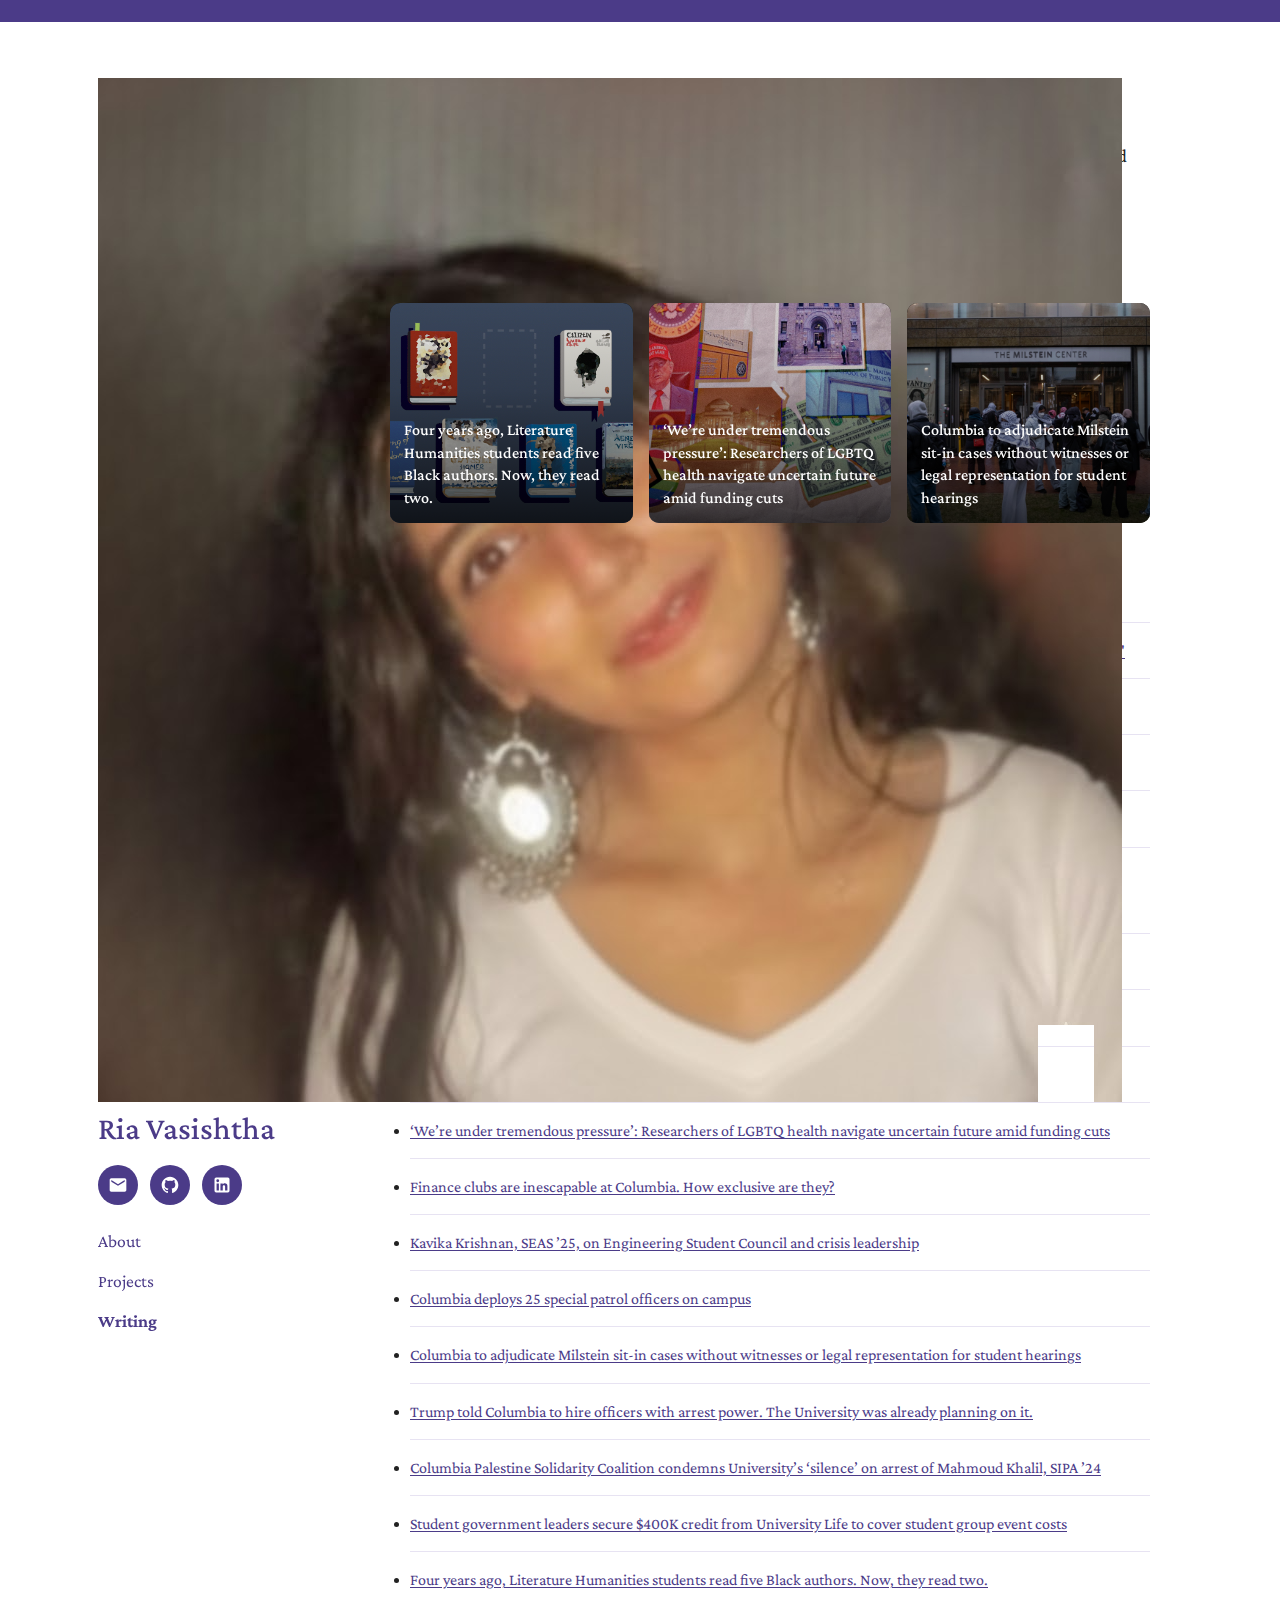
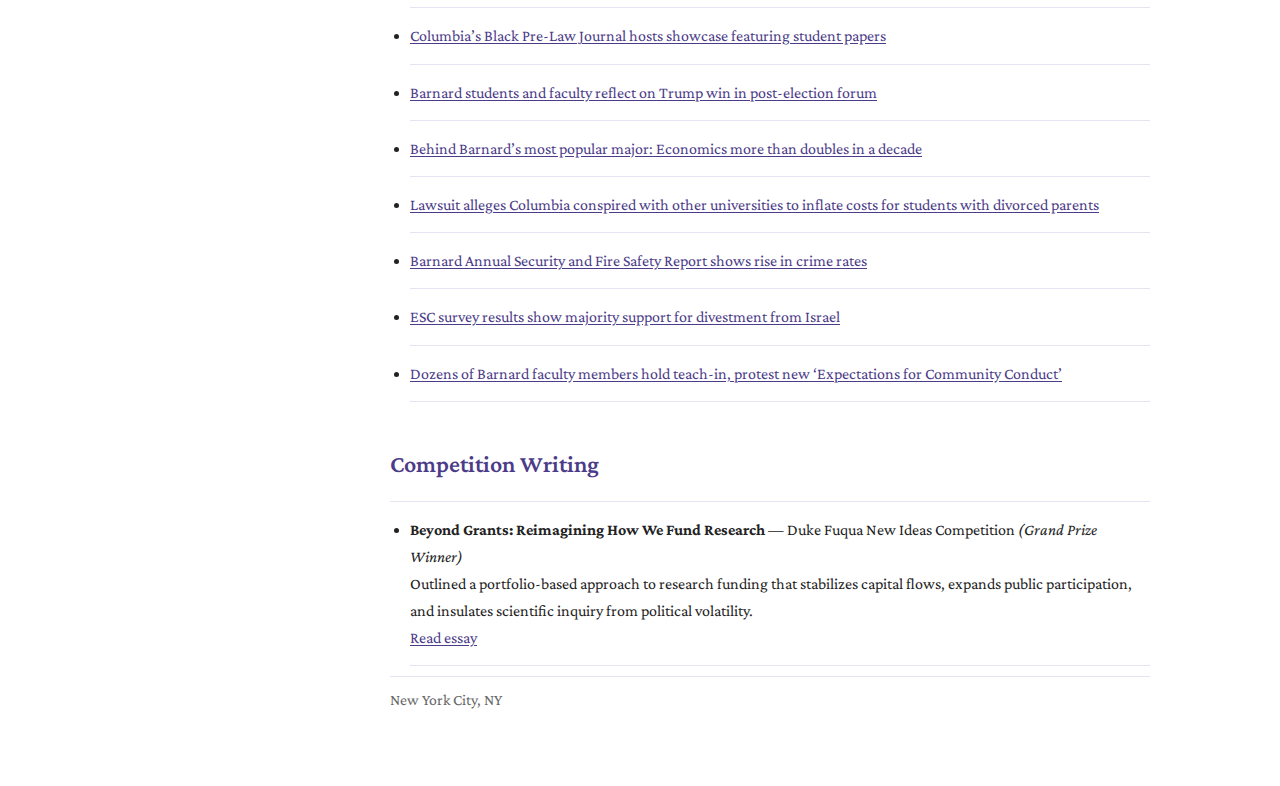
<file: writing-portfolio.html>
<!DOCTYPE html>
<html lang="en">
<head>
    <meta charset="UTF-8">
    <meta name="viewport" content="width=device-width, initial-scale=1.0">
    <title>Ria Vasishtha — Writing</title>
    <link rel="stylesheet" href="style.css">
</head>
<body>
<div class="container">

    <!-- same sidebar as other pages -->
    <aside class="sidebar">
        <img src="headshot-final.png" class="profile-img" alt="Profile photo">
        <h1 class="name">Ria Vasishtha</h1>

        <div class="links">
            <a href="mailto:rv2529@barnard.edu" class="icon-link">
                <svg xmlns="http://www.w3.org/2000/svg" viewBox="0 0 24 24">
                    <path d="M20 4H4c-1.1 0-2 .9-2 2v12c0 1.1.9 2 2 2h16c1.1 0 2-.9 2-2V6c0-1.1-.9-2-2-2zm0 4l-8 5-8-5V6l8 5 8-5v2z"/>
                </svg>
            </a>
            <a href="https://github.com/riavasishtha" class="icon-link">
                <svg xmlns="http://www.w3.org/2000/svg" viewBox="0 0 24 24">
                    <path d="M12 2C6.477 2 2 6.477 2 12c0 4.42 2.865 8.17 6.839 9.49.5.092.682-.217.682-.482 0-.237-.008-.866-.013-1.7-2.782.603-3.369-1.34-3.369-1.34-.454-1.156-1.11-1.463-1.11-1.463-.908-.62.069-.608.069-.608 1.003.07 1.531 1.03 1.531 1.03.892 1.529 2.341 1.087 2.91.831.092-.646.35-1.086.636-1.336-2.22-.253-4.555-1.11-4.555-4.943 0-1.091.39-1.984 1.029-2.683-.103-.253-.446-1.27.098-2.647 0 0 .84-.269 2.75 1.025A9.578 9.578 0 0112 6.836c.85.004 1.705.114 2.504.336 1.909-1.294 2.747-1.025 2.747-1.025.546 1.377.203 2.394.1 2.647.64.699 1.028 1.592 1.028 2.683 0 3.842-2.339 4.687-4.566 4.935.359.309.678.919.678 1.852 0 1.336-.012 2.415-.012 2.743 0 .267.18.578.688.48C19.138 20.167 22 16.418 22 12c0-5.523-4.477-10-10-10z"/>
                </svg>
            </a>
            <a href="https://www.linkedin.com/in/ria-vasishtha" class="icon-link">
                <svg xmlns="http://www.w3.org/2000/svg" viewBox="0 0 24 24">
                    <path d="M19 3a2 2 0 0 1 2 2v14a2 2 0 0 1-2 2H5a2 2 0 0 1-2-2V5a2 2 0 0 1 2-2h14m-.5 15.5v-5.3a3.26 3.26 0 0 0-3.26-3.26c-.85 0-1.84.52-2.32 1.3v-1.11h-2.79v8.37h2.79v-4.93c0-.77.62-1.4 1.39-1.4a1.4 1.4 0 0 1 1.4 1.4v4.93h2.79M6.88 8.56a1.68 1.68 0 0 0 1.68-1.68c0-.93-.75-1.69-1.68-1.69a1.69 1.69 0 0 0-1.69 1.69c0 .93.76 1.68 1.69 1.68m1.39 9.94v-8.37H5.5v8.37h2.77z"/>
                </svg>
            </a>
        </div>

<nav class="nav-links">
    <a href="index.html">About</a>
    <a href="projects.html">Projects</a>
    <a class="current" href="writing-portfolio.html">Writing</a>
</nav>
    </aside>

    <!-- main writing content -->
    <main class="content">
        <h2 class="section-title">My Writing</h2>

        <p class="intro-blurb">



            University News Senior Staff Writer at the                 
            <a href="https://www.columbiaspectator.com/" 
        target="_blank" class="highlight">Columbia Daily Spectator</a>. 
            Here are pieces I’ve reported and written.
        </p>

        <!-- TOP STORIES -->
        <section class="writing-section">
            <h2 class="writing-subheading">Top stories</h2>

            <div class="stories-grid">

                
                <!-- Lit Hum Black authors piece -->
                <article class="story-card">
                    <a href="https://www.columbiaspectator.com/news/2025/02/13/four-years-ago-literature-humanities-students-read-five-black-authors-now-they-read-two/"
                       target="_blank" rel="noopener noreferrer" class="story-card-link">
                        <img src="images/lit.png"
                             alt="Students reading in a Lit Hum classroom">
                        <div class="story-overlay">
                            <h4 class="story-title">
                                Four years ago, Literature Humanities students read five Black authors. Now, they read two.
                            </h4>
                        </div>
                    </a>
                </article>

                <!-- LGBTQ health funding cuts feature -->
                <article class="story-card">
                    <a href="https://www.columbiaspectator.com/news/2025/10/12/were-under-tremendous-pressure-researchers-of-lgbtq-health-navigate-uncertain-future-amid-funding-cuts/"
                       target="_blank" rel="noopener noreferrer" class="story-card-link">
                        <img src="images/lgbtq.png"
                             alt="Researcher working in a health sciences setting">
                        <div class="story-overlay">
                            <h4 class="story-title">
                                ‘We’re under tremendous pressure’: Researchers of LGBTQ health navigate uncertain future amid funding cuts
                            </h4>
                        </div>
                    </a>
                </article>

                <!-- Milstein sit-in adjudication story -->
                <article class="story-card">
                    <a href="https://www.columbiaspectator.com/news/2025/04/08/columbia-to-adjudicate-milstein-sit-in-cases-without-witnesses-or-legal-representation-for-student-hearings/"
                       target="_blank" rel="noopener noreferrer" class="story-card-link">
                        <img src="images/millstein protest.png"
                             alt="Students gathered in the Milstein Center">
                        <div class="story-overlay">
                            <h4 class="story-title">
                                Columbia to adjudicate Milstein sit-in cases without witnesses or legal representation for student hearings
                            </h4>
                        </div>
                    </a>
                </article>

            </div>
        </section>

        <!-- ALL STORIES -->
        <section class="writing-section">
            <h2 class="writing-subheading">All stories</h2>

            <ul class="story-bullet-list">

                <li>
                    <a href="https://www.columbiaspectator.com/news/2026/02/16/despite-national-scrutiny-class-of-2030-early-decision-admits-say-they-still-value-columbias-academic-reputation/"
                       target="_blank" rel="noopener noreferrer">
                        'Despite national scrutiny, class of 2030 early decision admits say they still value Columbia’s academic reputation'
                    </a>
                </li>

                <li>
                    <a href="https://www.columbiaspectator.com/news/2026/02/11/ukraine-endures-sipa-panel-weighs-on-ukraines-future-nearing-four-years-of-war/"
                       target="_blank" rel="noopener noreferrer">
‘Ukraine endures’: SIPA panel weighs on Ukraine’s future nearing four years of war
                    </a>
                </li>

                <li>
                    <a href="https://www.columbiaspectator.com/news/2026/02/04/barnards-long-term-debt-climbs-to-274-million-amid-drop-in-operating-deficit/"
                       target="_blank" rel="noopener noreferrer">
Barnard’s long-term debt climbs to $274 million amid drop in operating deficit
                    </a>
                </li>

                <li>
                    <a href="https://www.columbiaspectator.com/news/2025/12/23/law-school-opens-renovated-50000-square-foot-li-lu-law-library/"
                       target="_blank" rel="noopener noreferrer">
Law School opens renovated 50,000-square-foot Li Lu Law Library
                    </a>
                </li>
<li class="award-story">
    <a href="https://www.columbiaspectator.com/news/2025/12/08/barnard-places-employees-on-administrative-leave-after-unauthorized-individual-entered-students-suites/"
       target="_blank" rel="noopener noreferrer">
Barnard places employees on administrative leave after ‘unauthorized individual’ entered students’ suites
    </a>

    <div class="award-badge">
        Honorable Mention — Stuart Karle Prize for Outstanding Journalism
    </div>
</li>

                <li>
                    <a href="https://www.columbiaspectator.com/news/2025/12/04/students-and-administrators-come-together-to-celebrate-student-veterans-at-annual-military-ball/"
                       target="_blank" rel="noopener noreferrer">
                        Students and administrators come together to celebrate student veterans at annual military ball
                    </a>
                </li>
                <li>
                    <a href="https://www.columbiaspectator.com/news/2025/11/11/columbia-reports-124-percent-endowment-returns-highest-in-ivy-league/"
                       target="_blank" rel="noopener noreferrer">
                        Columbia reports 12.4 percent endowment returns, highest in Ivy League
                    </a>
                </li>
                <li>
                    <a href="https://www.columbiaspectator.com/news/2025/10/23/columbias-endowment-rises-to-159-billion-as-operating-surplus-plummets-to-1126-million/"
                       target="_blank" rel="noopener noreferrer">
                        Columbia’s endowment rises to $15.9 billion as operating surplus plummets to $112.6 million
                    </a>
                </li>
                <li>
                    <a href="https://www.columbiaspectator.com/news/2025/10/12/were-under-tremendous-pressure-researchers-of-lgbtq-health-navigate-uncertain-future-amid-funding-cuts/"
                       target="_blank" rel="noopener noreferrer">
                        ‘We’re under tremendous pressure’: Researchers of LGBTQ health navigate uncertain future amid funding cuts
                    </a>
                </li>
                <li>
                    <a href="https://www.columbiaspectator.com/news/2025/06/30/finance-clubs-are-inescapable-at-columbia-how-exclusive-are-they/"
                       target="_blank" rel="noopener noreferrer">
                        Finance clubs are inescapable at Columbia. How exclusive are they?
                    </a>
                </li>
                <li>
                    <a href="https://www.columbiaspectator.com/news/2025/05/08/kavika-krishnan-seas-25-on-engineering-student-council-and-crisis-leadership/"
                       target="_blank" rel="noopener noreferrer">
                        Kavika Krishnan, SEAS ’25, on Engineering Student Council and crisis leadership
                    </a>
                </li>
                <li>
                    <a href="https://www.columbiaspectator.com/news/2025/05/05/columbia-deploys-25-special-patrol-officers-on-campus/"
                       target="_blank" rel="noopener noreferrer">
                        Columbia deploys 25 special patrol officers on campus
                    </a>
                </li>
                <li>
                    <a href="https://www.columbiaspectator.com/news/2025/04/08/columbia-to-adjudicate-milstein-sit-in-cases-without-witnesses-or-legal-representation-for-student-hearings/"
                       target="_blank" rel="noopener noreferrer">
                        Columbia to adjudicate Milstein sit-in cases without witnesses or legal representation for student hearings
                    </a>
                </li>
                <li>
                    <a href="https://www.columbiaspectator.com/news/2025/04/03/trump-told-columbia-to-hire-officers-with-arrest-power-the-university-was-already-planning-on-it/"
                       target="_blank" rel="noopener noreferrer">
                        Trump told Columbia to hire officers with arrest power. The University was already planning on it.
                    </a>
                </li>
                <li>
                    <a href="https://www.columbiaspectator.com/news/2025/03/10/columbia-palestine-solidarity-coalition-condemns-universitys-silence-on-arrest-of-mahmoud-khalil-sipa-24/"
                       target="_blank" rel="noopener noreferrer">
                        Columbia Palestine Solidarity Coalition condemns University’s ‘silence’ on arrest of Mahmoud Khalil, SIPA ’24
                    </a>
                </li>
                <li>
                    <a href="https://www.columbiaspectator.com/news/2025/02/18/student-government-leaders-secure-400k-credit-from-university-life-to-cover-student-group-event-costs/"
                       target="_blank" rel="noopener noreferrer">
                        Student government leaders secure $400K credit from University Life to cover student group event costs
                    </a>
                </li>
                <li>
                    <a href="https://www.columbiaspectator.com/news/2025/02/13/four-years-ago-literature-humanities-students-read-five-black-authors-now-they-read-two/"
                       target="_blank" rel="noopener noreferrer">
                        Four years ago, Literature Humanities students read five Black authors. Now, they read two.
                    </a>
                </li>
                <li>
                    <a href="https://www.columbiaspectator.com/news/2024/12/08/columbias-black-pre-law-journal-hosts-showcase-featuring-student-papers/"
                       target="_blank" rel="noopener noreferrer">
                        Columbia’s Black Pre-Law Journal hosts showcase featuring student papers
                    </a>
                </li>
                <li>
                    <a href="https://www.columbiaspectator.com/news/2024/11/10/barnard-students-and-faculty-reflect-on-trump-win-in-post-election-forum/"
                       target="_blank" rel="noopener noreferrer">
                        Barnard students and faculty reflect on Trump win in post-election forum
                    </a>
                </li>
                <li>
                    <a href="https://www.columbiaspectator.com/news/2024/10/30/behind-barnards-most-popular-major-economics-more-than-doubles-in-a-decade/"
                       target="_blank" rel="noopener noreferrer">
                        Behind Barnard’s most popular major: Economics more than doubles in a decade
                    </a>
                </li>
                <li>
                    <a href="https://www.columbiaspectator.com/news/2024/10/21/lawsuit-alleges-columbia-conspired-with-other-universities-to-inflate-costs-for-students-with-divorced-parents/"
                       target="_blank" rel="noopener noreferrer">
                        Lawsuit alleges Columbia conspired with other universities to inflate costs for students with divorced parents
                    </a>
                </li>
                <li>
                    <a href="https://www.columbiaspectator.com/news/2024/10/17/barnard-annual-security-and-fire-safety-report-shows-rise-in-crime-rates/"
                       target="_blank" rel="noopener noreferrer">
                        Barnard Annual Security and Fire Safety Report shows rise in crime rates
                    </a>
                </li>
                <li>
                    <a href="https://www.columbiaspectator.com/news/2024/10/14/esc-survey-results-show-majority-support-for-divestment-from-israel/"
                       target="_blank" rel="noopener noreferrer">
                        ESC survey results show majority support for divestment from Israel
                    </a>
                </li>
                <li>
                    <a href="https://www.columbiaspectator.com/news/2024/09/25/dozens-of-barnard-faculty-members-hold-teach-in-protest-new-expectations-for-community-conduct/"
                       target="_blank" rel="noopener noreferrer">
                        Dozens of Barnard faculty members hold teach-in, protest new ‘Expectations for Community Conduct’
                    </a>
                </li>
            </ul>
        </section>

        <section class="writing-section">
    <h2 class="writing-subheading">Competition Writing</h2>

    <ul class="story-bullet-list competition-list">
<li>
        <strong>Beyond Grants: Reimagining How We Fund Research</strong> — 
Duke Fuqua New Ideas Competition <em>(Grand Prize Winner)</em>
<br>
<span class="writing-description">
    Outlined a portfolio-based approach to research funding that
    stabilizes capital flows, expands public participation, and insulates scientific inquiry from
    political volatility.
</span>
<br>
<a href="business-proposal.pdf" target="_blank" rel="noopener noreferrer">
    Read essay
</a>

</li>


      
    </ul>
</section>
   
        <div class="footer-info">
            <span>New York City, NY</span>
        </div>

    </main>
</div>
</body>
</html>
</file>
<file: style.css>
@import url('https://fonts.googleapis.com/css2?family=Crimson+Pro:wght@400;500;600;700&family=IBM+Plex+Sans:wght@400;500;600&display=swap');

:root {
  --accent: #4B3B88;
  --accent-soft: #6B5BA8;
  --text: #222222;
  --muted: #666666;
  --line: #E7E3F2;
  --bg: #FFFFFF;
}

* {
  box-sizing: border-box;
}

body {
  margin: 0;
  font-family: 'Crimson Pro', serif;
  background: var(--bg);
  color: var(--text);
  font-size: 16px;
  line-height: 1.7;
}

body::before {
  content: "";
  display: block;
  width: 100%;
  height: 22px;
  background: var(--accent);
}

a {
  color: var(--accent);
  text-decoration: none;
  transition: color 0.2s ease;
}

a:hover {
  color: var(--accent-soft);
}

.container {
  max-width: 1180px;
  margin: 0 auto;
  padding: 56px 48px 72px;
  display: grid;
  grid-template-columns: 220px minmax(0, 1fr);
  gap: 72px;
  align-items: start;
}

.sidebar {
  position: sticky;
  top: 40px;
}

.no-photo {
  display: flex;
  flex-direction: column;
  align-items: flex-start;
}

.name {
  margin: 0 0 18px;
  font-size: 2rem;
  line-height: 1.15;
  font-weight: 500;
  color: var(--accent);
}

.links {
  display: flex;
  gap: 12px;
  margin-bottom: 22px;
}

.icon-link {
  width: 40px;
  height: 40px;
  border-radius: 999px;
  background: var(--accent);
  display: flex;
  align-items: center;
  justify-content: center;
}

.icon-link:hover {
  background: var(--accent-soft);
}

.icon-link svg {
  width: 20px;
  height: 20px;
  fill: white;
}

.nav-links {
  display: flex;
  flex-direction: column;
  gap: 10px;
  align-items: flex-start;
}

.nav-links a {
  font-size: 1.1rem;
  color: var(--accent);
}

.nav-links .current {
  font-weight: 700;
}

.content {
  max-width: 760px;
}

.section-title {
  margin: 0 0 18px;
  font-size: 2.5rem;
  line-height: 1.1;
  font-weight: 500;
  color: var(--accent);
}

.intro-blurb,
.about-blurb {
  margin: 0 0 28px;
  font-size: 1.18rem;
  color: var(--text);
}

.highlight {
  text-decoration: underline;
  text-underline-offset: 2px;
}

.writing-section {
  margin-top: 42px;
}

.writing-subheading {
  margin: 0 0 16px;
  font-size: 1.5rem;
  font-weight: 600;
  color: var(--accent);
}

.stories-grid {
  display: grid;
  grid-template-columns: 1fr;
  gap: 16px;
}

@media (min-width: 950px) {
  .stories-grid {
    grid-template-columns: repeat(3, minmax(0, 1fr));
  }
}

.story-card {
  overflow: hidden;
  background: #000;
}

.story-card-link {
  display: block;
  position: relative;
  min-height: 220px;
}

.story-card img {
  width: 100%;
  height: 100%;
  min-height: 220px;
  object-fit: cover;
  display: block;
  transition: transform 0.2s ease, opacity 0.2s ease;
  opacity: 0.92;
}

.story-card:hover img {
  transform: scale(1.02);
  opacity: 1;
}

.story-overlay {
  position: absolute;
  inset: 0;
  display: flex;
  align-items: end;
  padding: 14px;
  background: linear-gradient(to top, rgba(0,0,0,0.72), rgba(0,0,0,0.16) 60%, transparent);
  color: white;
}

.story-title {
  margin: 0;
  font-size: 1rem;
  line-height: 1.4;
  font-weight: 500;
}

.story-card-link:hover .story-title {
  text-decoration: underline;
}

.story-bullet-list {
  margin: 0;
  padding-left: 20px;
  border-top: 1px solid var(--line);
}

.story-bullet-list li {
  padding: 14px 0;
  border-bottom: 1px solid var(--line);
}

.story-bullet-list li a {
  text-decoration: underline;
  text-underline-offset: 2px;
}

.award-story {
  margin-bottom: 0;
}

.award-badge {
  margin-top: 6px;
  font-size: 0.9rem;
  font-weight: 600;
  color: var(--accent);
}

.footer-info {
  margin-top: 56px;
  padding-top: 20px;
  border-top: 1px solid var(--line);
  font-size: 0.98rem;
  color: var(--muted);
}

@media (max-width: 900px) {
  .container {
    grid-template-columns: 1fr;
    gap: 36px;
    padding: 36px 24px 56px;
  }

  .sidebar {
    position: static;
  }

  .section-title {
    font-size: 2.1rem;
  }

  .intro-blurb,
  .about-blurb {
    font-size: 1.08rem;
  }
}

.featured-writing {
  display: grid;
  grid-template-columns: 1fr;
  gap: 18px;
  margin-top: 12px;
}

.featured-piece {
  padding: 20px 0;
  border-top: 1px solid var(--line);
}

.featured-piece:last-child {
  border-bottom: 1px solid var(--line);
}

.featured-label {
  margin: 0 0 6px;
  font-family: 'IBM Plex Sans', sans-serif;
  font-size: 0.82rem;
  text-transform: uppercase;
  letter-spacing: 0.08em;
  color: var(--accent);
}

.featured-title {
  margin: 0;
  font-size: 1.6rem;
  line-height: 1.25;
  font-weight: 500;
}

.featured-title a {
  color: var(--text);
  text-decoration: none;
}

.featured-title a:hover {
  color: var(--accent);
  text-decoration: underline;
  text-underline-offset: 2px;
}

.featured-summary {
  margin: 10px 0 0;
  max-width: 60ch;
  color: #505050;
  font-size: 1rem;
}

.featured-date {
  margin: 10px 0 0;
  font-family: 'IBM Plex Sans', sans-serif;
  font-size: 0.9rem;
  color: var(--muted);
}

.archive-grid {
  display: grid;
  grid-template-columns: repeat(2, minmax(0, 1fr));
  gap: 0 28px;
  margin-top: 8px;
}

.archive-item {
  padding: 18px 0;
  border-top: 1px solid var(--line);
}

.archive-item a {
  color: var(--text);
  text-decoration: none;
  font-size: 1.03rem;
  line-height: 1.45;
}

.archive-item a:hover {
  color: var(--accent);
  text-decoration: underline;
  text-underline-offset: 2px;
}

.archive-date {
  margin: 8px 0 0;
  font-family: 'IBM Plex Sans', sans-serif;
  font-size: 0.88rem;
  color: var(--muted);
}

.archive-note {
  margin: 6px 0 0;
  font-family: 'IBM Plex Sans', sans-serif;
  font-size: 0.88rem;
  font-weight: 600;
  color: var(--accent);
}

.competition-block {
  padding: 20px 0;
  border-top: 1px solid var(--line);
  /* border-bottom: 1px solid var(--line); */
}

.competition-title {
  margin: 0;
  font-size: 1.2rem;
  color: var(--text);
}

.competition-meta {
  margin: 8px 0 0;
  font-family: 'IBM Plex Sans', sans-serif;
  font-size: 0.9rem;
  color: var(--accent);
}

.competition-summary {
  margin: 10px 0 0;
  max-width: 62ch;
  color: #505050;
}

.competition-link {
  display: inline-block;
  margin-top: 10px;
  font-weight: 600;
}

@media (max-width: 900px) {
  .archive-grid {
    grid-template-columns: 1fr;
  }

  .featured-title {
    font-size: 1.35rem;
  }
}

.archive-grid {
  display: grid;
  grid-template-columns: repeat(3, minmax(0, 1fr));
  gap: 0 28px;
  margin-top: 8px;
}

.archive-item {
  padding: 18px 0;
  border-top: 1px solid var(--line);
}

.archive-item a {
  color: var(--text);
  text-decoration: none;
  font-size: 1.02rem;
  line-height: 1.45;
}

.archive-item a:hover {
  color: var(--accent);
  text-decoration: underline;
  text-underline-offset: 2px;
}

.archive-date {
  margin: 8px 0 0;
  font-family: 'IBM Plex Sans', sans-serif;
  font-size: 0.88rem;
  color: var(--muted);
}

.archive-note {
  margin: 6px 0 0;
  font-family: 'IBM Plex Sans', sans-serif;
  font-size: 0.88rem;
  font-weight: 600;
  color: var(--accent);
}

.archive-hidden {
  display: none;
}

.archive-grid.expanded .archive-hidden {
  display: block;
}

.archive-toggle-wrap {
  margin-top: 22px;
  display: flex;
  justify-content: center;
}

.archive-toggle {
  display: inline-flex;
  align-items: center;
  gap: 10px;
  padding: 10px 18px;
  border: 1.5px solid var(--accent);
  border-radius: 999px;
  background: #fff;
  color: var(--accent);
  font-family: 'IBM Plex Sans', sans-serif;
  font-size: 0.95rem;
  font-weight: 600;
  line-height: 1;
  cursor: pointer;
  transition: background 0.18s ease, color 0.18s ease, transform 0.18s ease, box-shadow 0.18s ease;
}

.archive-toggle:hover {
  background: var(--accent);
  color: #fff;
  transform: translateY(-1px);
  box-shadow: 0 8px 18px rgba(75, 59, 136, 0.14);
}

.archive-toggle:focus-visible {
  outline: 2px solid var(--accent);
  outline-offset: 3px;
}

.archive-toggle-icon {
  font-size: 1.1rem;
  line-height: 1;
}

@media (max-width: 1000px) {
  .archive-grid {
    grid-template-columns: repeat(2, minmax(0, 1fr));
  }
}

@media (max-width: 700px) {
  .archive-grid {
    grid-template-columns: 1fr;
  }
}

.story-card {
  position: relative;
  overflow: hidden;
  border-radius: 10px; /* try 8px to 14px */
  background: #000;
}

.competition-block {
  margin-top: 8px;
  padding: 20px 0 0;
  border-top: 1px solid var(--line);
}

.competition-title {
  margin: 0;
  font-size: 1.28rem;
  line-height: 1.3;
  font-weight: 600;
  color: var(--text);
}

.competition-meta {
  margin: 8px 0 0;
  font-family: 'IBM Plex Sans', sans-serif;
  font-size: 0.9rem;
  font-weight: 600;
  color: var(--accent);
}

.competition-summary {
  margin: 14px 0 0;
  max-width: none;
  font-size: 1.02rem;
  line-height: 1.75;
  color: #444;
}
.competition-link {
  display: inline-block;
  margin-top: 14px;
  font-family: 'IBM Plex Sans', sans-serif;
  font-size: 0.94rem;
  font-weight: 600;
  color: var(--accent);
  text-decoration: none;
}

.competition-link:hover {
  text-decoration: underline;
  text-underline-offset: 2px;
}

.walk-slider-section {
  margin-top: 20px;
}

.walk-slider-shell {
  position: relative !important;
  display: block !important;
  padding: 18px 0 56px !important;
  border-top: none !important;
  border-bottom: 1px solid var(--line) !important;
}

.walk-slider-shell {
  border: none !important;
}

.walk-slider-viewport {
  min-width: 0;
}

.walk-slide {
  display: none;
  grid-template-columns: 260px minmax(0, 1fr);
  gap: 28px;
  align-items: start;
}

.walk-slide.active {
  display: grid;
}

.walk-slide-image-wrap {
  width: 260px;
}

.walk-slide-image {
  width: 100%;
  height: 430px;
  object-fit: cover;
  object-position: top;
  display: block;
  border-radius: 18px;
  border: 1px solid var(--line);
}

.walk-slide-text {
  min-width: 0;
  padding-top: 8px;
}

.walk-rank {
  margin: 0 0 10px;
  font-family: 'IBM Plex Sans', sans-serif;
  font-size: 0.82rem;
  font-weight: 600;
  letter-spacing: 0.08em;
  color: var(--muted);
}

.walk-slide-title {
  margin: 0;
  font-size: 2rem;
  line-height: 1.15;
  color: var(--text);
}

.walk-slide-meta {
  margin: 16px 0 0;
  font-family: 'IBM Plex Sans', sans-serif;
  font-size: 0.95rem;
  font-weight: 600;
  color: var(--accent);
}

.walk-slide-note {
  margin: 28px 0 0;
  max-width: 38ch;
  font-size: 1.02rem;
  line-height: 1.8;
  color: #474747;
}

.walk-dots {
  position: absolute;
  left: 0;
  bottom: 12px;
  display: flex;
  gap: 8px;
  align-items: center;
}

.walk-dot {
  width: 9px;
  height: 9px;
  padding: 0;
  border: none;
  border-radius: 999px;
  background: #d6d0e8;
  cursor: pointer;
  transition: transform 0.18s ease, background 0.18s ease;
}

.walk-dot.active {
  background: var(--accent);
  transform: scale(1.15);
}

.walk-nav {
  position: absolute;
  bottom: 10px;
  width: auto;
  height: auto;
  padding: 0;
  border: none;
  background: transparent;
  color: var(--accent);
  font-size: 2.4rem;
  font-weight: 800;
  line-height: 1;
  cursor: pointer;
  display: inline-flex;
  align-items: center;
  justify-content: center;
  box-shadow: none;
  z-index: 2;
}

.walk-nav:hover {
  background: transparent;
  color: #3f3177;
  transform: translateY(-1px);
  box-shadow: none;
}

.walk-nav:focus-visible {
  outline: 2px solid var(--accent);
  outline-offset: 4px;
  border-radius: 4px;
}

.walk-nav-prev {
  right: 34px;
}

.walk-nav-next {
  right: 0;
}

@media (max-width: 800px) {
  .walk-slide {
    grid-template-columns: 1fr;
    gap: 18px;
  }

  .walk-slide-image-wrap {
    width: min(100%, 260px);
  }

  .walk-slide-image {
    height: auto;
    aspect-ratio: 3 / 5;
  }

  .walk-slide-note {
    max-width: none;
  }
}

.nav-group {
  display: flex;
  flex-direction: column;
  gap: 6px;
}

.sub-link {
  margin-left: 18px;
  font-size: 0.95rem;
  color: #6b6b6b;
}

.sub-link.current {
  color: var(--accent);
  font-weight: 600;
}




.footer-info {
  margin-top: 10px !important;
  padding-top: 10px !important;
}

.projects-layout {
  display: grid;
  grid-template-columns: minmax(0, 1.25fr) minmax(260px, 0.9fr);
  gap: 28px;
  align-items: start;
  margin-top: 26px;
}

.projects-grid {
  display: grid;
  grid-template-columns: repeat(2, minmax(0, 1fr));
  gap: 16px;
}

.project-card {
  padding: 18px 18px 20px;
  border: 1px solid var(--line);
  border-radius: 14px;
  background: #fff;
  text-align: left;
  cursor: pointer;
  transition: transform 0.18s ease, border-color 0.18s ease, box-shadow 0.18s ease, background 0.18s ease;
  font-family: 'Crimson Pro', serif;
}

.project-card:hover {
  transform: translateY(-2px);
  border-color: #cfc4ee;
  box-shadow: 0 10px 24px rgba(75, 59, 136, 0.08);
}

.project-card:focus-visible {
  outline: 2px solid var(--accent);
  outline-offset: 3px;
}

.project-card.active {
  border-color: var(--accent);
  background: #faf8ff;
  box-shadow: 0 10px 24px rgba(75, 59, 136, 0.1);
}

.project-card-type {
  display: inline-block;
  margin-bottom: 10px;
  font-family: 'IBM Plex Sans', sans-serif;
  font-size: 0.78rem;
  font-weight: 600;
  letter-spacing: 0.08em;
  text-transform: uppercase;
  color: var(--accent);
}

.project-card-title {
  margin: 0;
  font-size: 1.28rem;
  line-height: 1.3;
  color: var(--text);
}

.project-detail {
  position: sticky;
  top: 40px;
  padding: 22px 22px 24px;
  border: 1px solid var(--line);
  border-radius: 16px;
  background: #fcfbff;
}

.project-detail-label {
  margin: 0 0 10px;
  font-family: 'IBM Plex Sans', sans-serif;
  font-size: 0.78rem;
  font-weight: 600;
  letter-spacing: 0.08em;
  text-transform: uppercase;
  color: var(--accent);
}

.project-detail-title {
  margin: 0;
  font-size: 1.55rem;
  line-height: 1.2;
  color: var(--text);
}

.project-detail-type {
  margin: 12px 0 0;
  font-family: 'IBM Plex Sans', sans-serif;
  font-size: 0.92rem;
  font-weight: 600;
  color: var(--accent);
}

.project-detail-meta {
  margin: 8px 0 0;
  font-family: 'IBM Plex Sans', sans-serif;
  font-size: 0.9rem;
  color: var(--muted);
}

.project-detail-description {
  margin: 18px 0 0;
  font-size: 1rem;
  line-height: 1.75;
  color: #474747;
}

.project-detail-link {
  display: inline-block;
  margin-top: 18px;
  font-family: 'IBM Plex Sans', sans-serif;
  font-size: 0.94rem;
  font-weight: 600;
  color: var(--accent);
  text-decoration: none;
}

.project-detail-link:hover {
  text-decoration: underline;
  text-underline-offset: 2px;
}

.project-detail-link-disabled {
  opacity: 0.65;
  pointer-events: none;
  text-decoration: none;
}

@media (max-width: 980px) {
  .projects-layout {
    grid-template-columns: 1fr;
  }

  .project-detail {
    position: static;
  }
}

@media (max-width: 700px) {
  .projects-grid {
    grid-template-columns: 1fr;
  }

  .project-card-title {
    font-size: 1.16rem;
  }

  .project-detail-title {
    font-size: 1.35rem;
  }
}

.projects-layout {
  display: grid;
  grid-template-columns: minmax(0, 1.2fr) 280px;
  gap: 24px;
  align-items: start;
  margin-top: 28px;
}

.projects-grid {
  display: grid;
  grid-template-columns: repeat(2, minmax(0, 1fr));
  gap: 14px;
}

.project-card {
  padding: 18px 18px 20px;
  border: 1px solid var(--line);
  border-radius: 14px;
  background: #fff;
  text-align: left;
  cursor: pointer;
  font: inherit;
  color: var(--text);
  transition: border-color 0.18s ease, box-shadow 0.18s ease, transform 0.18s ease, background 0.18s ease;
}

.project-card:hover {
  transform: translateY(-2px);
  border-color: #d5caef;
  box-shadow: 0 10px 22px rgba(75, 59, 136, 0.08);
}

.project-card:focus-visible {
  outline: 2px solid var(--accent);
  outline-offset: 3px;
}

.project-card.active {
  background: #faf8ff;
  border-color: var(--accent);
  box-shadow: 0 10px 24px rgba(75, 59, 136, 0.12);
}

.project-card-type {
  display: inline-block;
  margin: 0 0 8px;
  font-family: 'IBM Plex Sans', sans-serif;
  font-size: 0.76rem;
  font-weight: 600;
  letter-spacing: 0.08em;
  text-transform: uppercase;
  color: var(--accent);
}

.project-card-title {
  margin: 0;
  font-size: 1.18rem;
  line-height: 1.3;
  font-weight: 600;
  color: var(--text);
}

.project-detail {
  position: sticky;
  top: 40px;
  padding: 20px 20px 22px;
  border: 1px solid var(--line);
  border-radius: 16px;
  background: #fcfbff;
}

.project-detail-label {
  margin: 0 0 8px;
  font-family: 'IBM Plex Sans', sans-serif;
  font-size: 0.76rem;
  font-weight: 600;
  letter-spacing: 0.08em;
  text-transform: uppercase;
  color: var(--accent);
}

.project-detail-title {
  margin: 0;
  font-size: 1.45rem;
  line-height: 1.22;
  font-weight: 600;
  color: var(--text);
}

.project-detail-type {
  margin: 12px 0 0;
  font-family: 'IBM Plex Sans', sans-serif;
  font-size: 0.9rem;
  font-weight: 600;
  color: var(--accent);
}

.project-detail-meta {
  margin: 7px 0 0;
  font-family: 'IBM Plex Sans', sans-serif;
  font-size: 0.88rem;
  color: var(--muted);
}

.project-detail-description {
  margin: 16px 0 0;
  font-size: 0.98rem;
  line-height: 1.72;
  color: #494949;
}

.project-detail-link {
  display: inline-block;
  margin-top: 16px;
  font-family: 'IBM Plex Sans', sans-serif;
  font-size: 0.92rem;
  font-weight: 600;
  color: var(--accent);
  text-decoration: none;
}

.project-detail-link:hover {
  text-decoration: underline;
  text-underline-offset: 2px;
}

.project-detail-link-disabled {
  opacity: 0.55;
  pointer-events: none;
}

@media (max-width: 980px) {
  .projects-layout {
    grid-template-columns: 1fr;
  }

  .project-detail {
    position: static;
  }
}

@media (max-width: 700px) {
  .projects-grid {
    grid-template-columns: 1fr;
  }

  .project-card-title {
    font-size: 1.08rem;
  }

  .project-detail-title {
    font-size: 1.28rem;
  }
}
</file>
